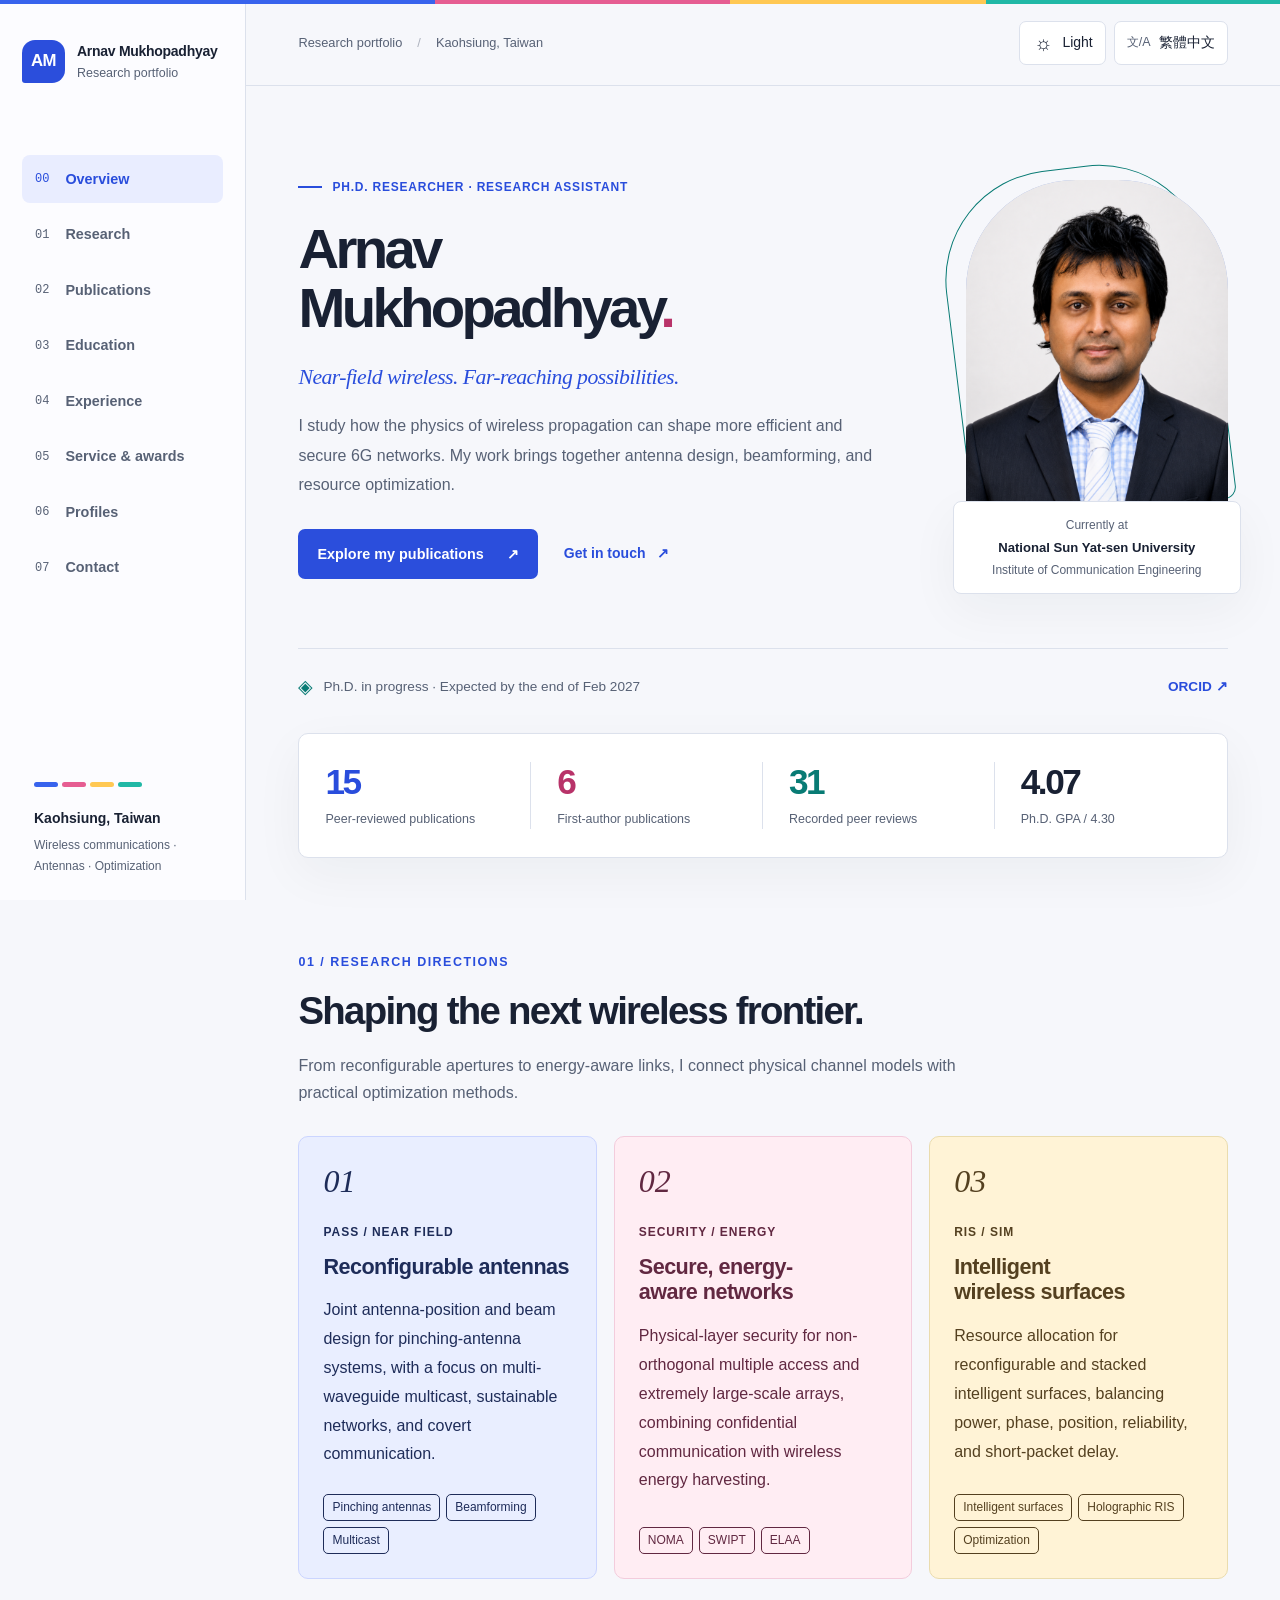
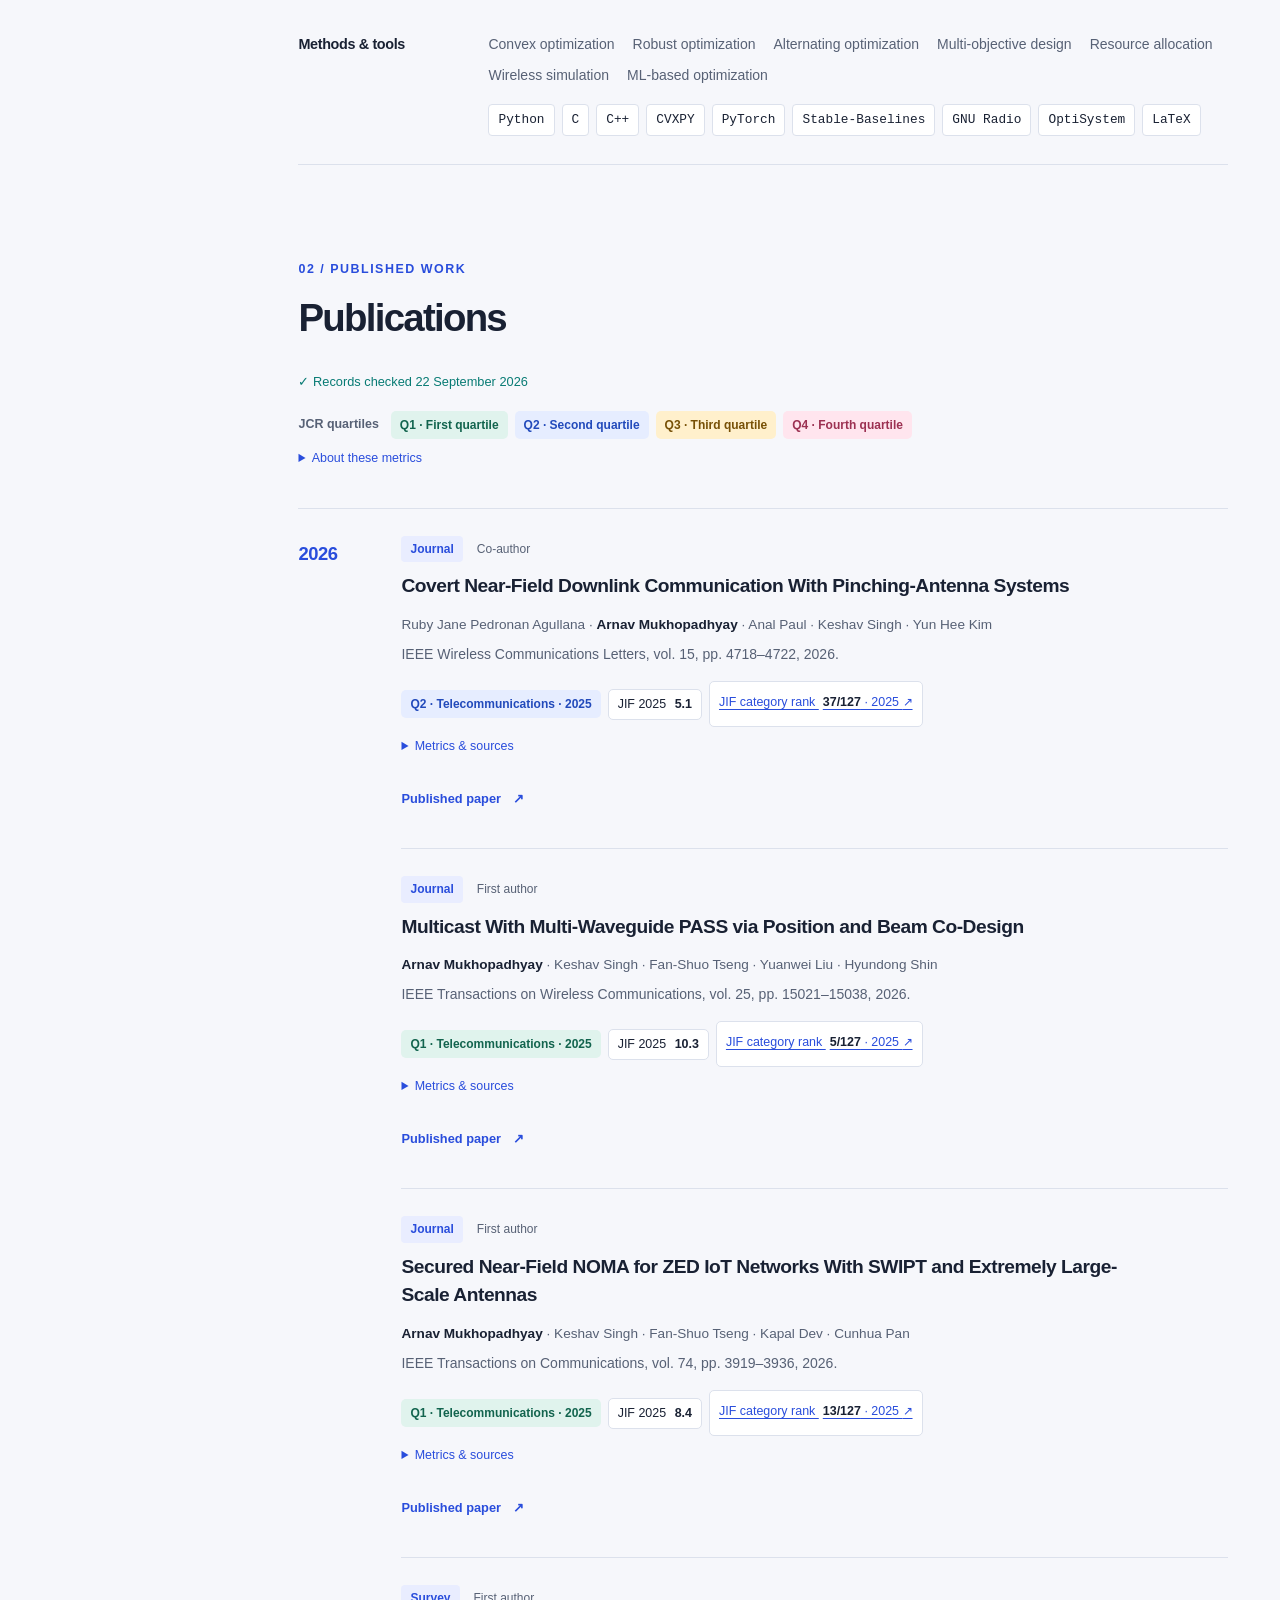
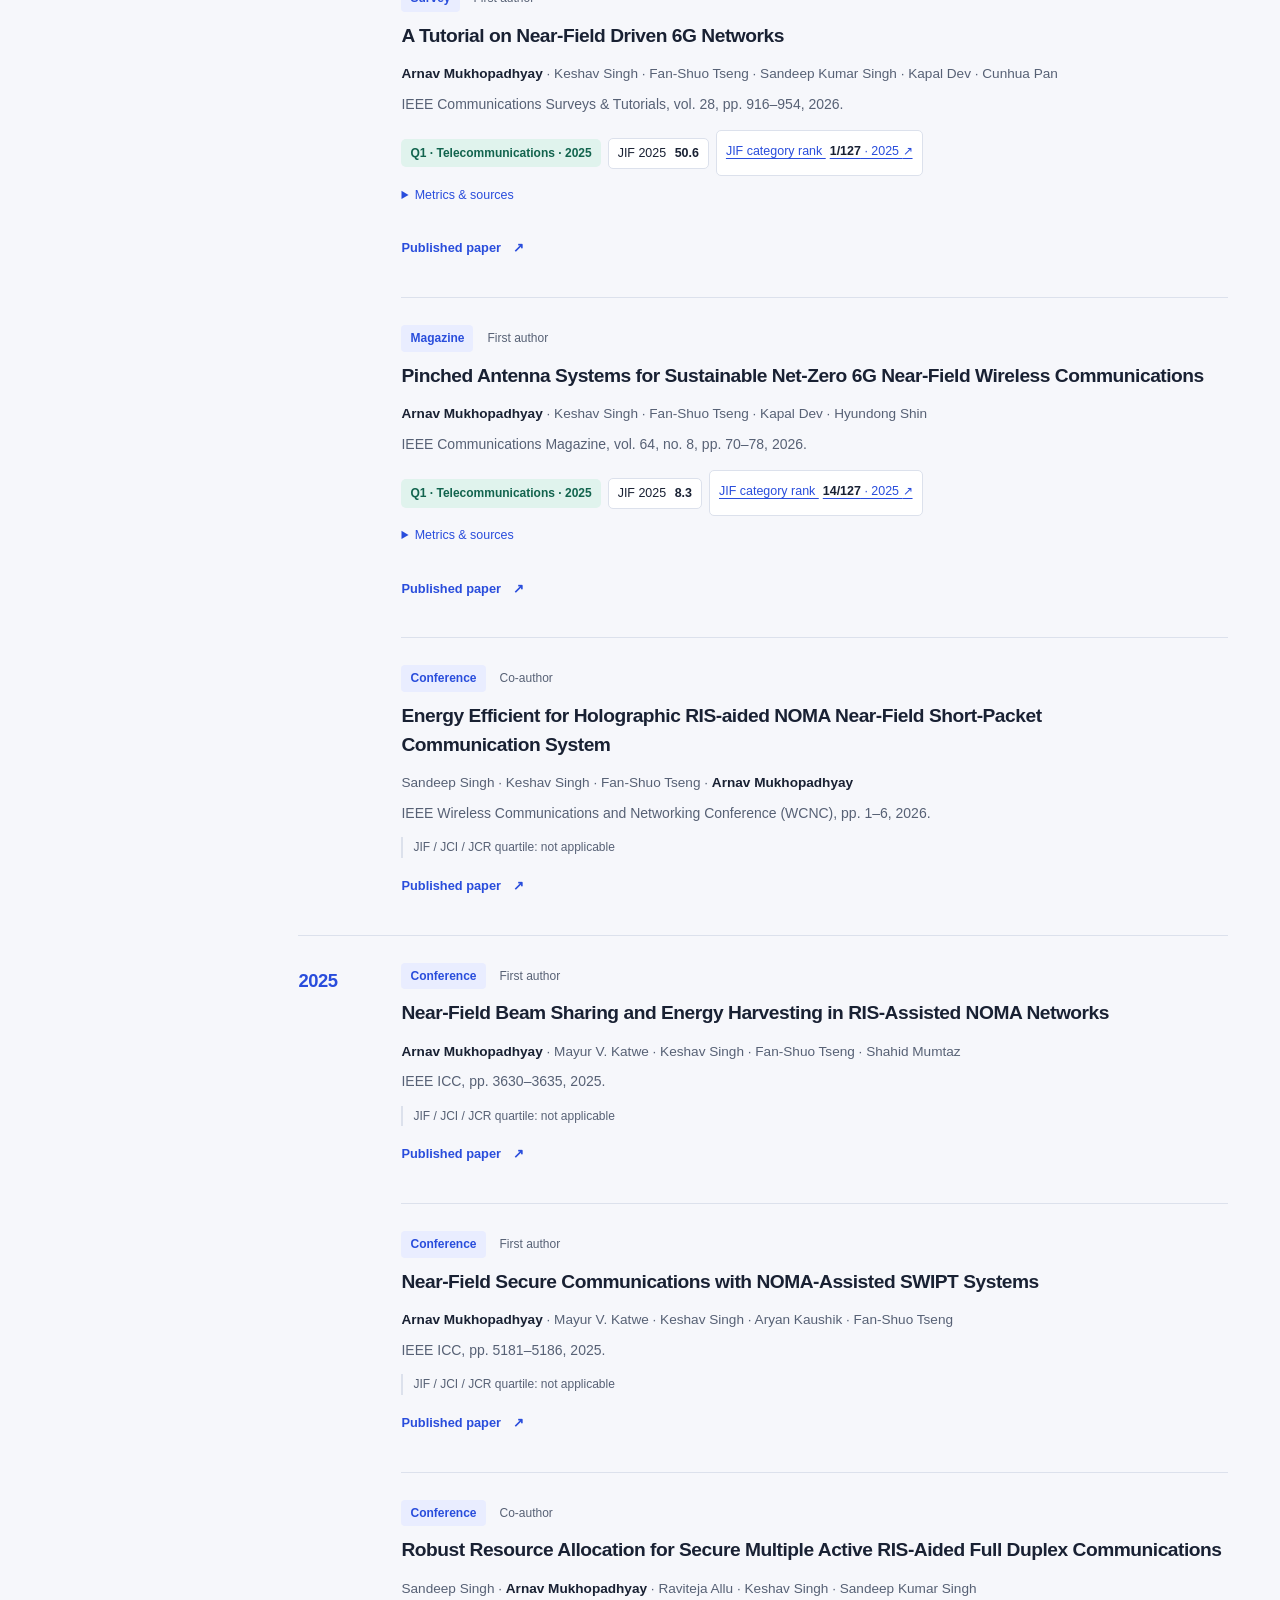
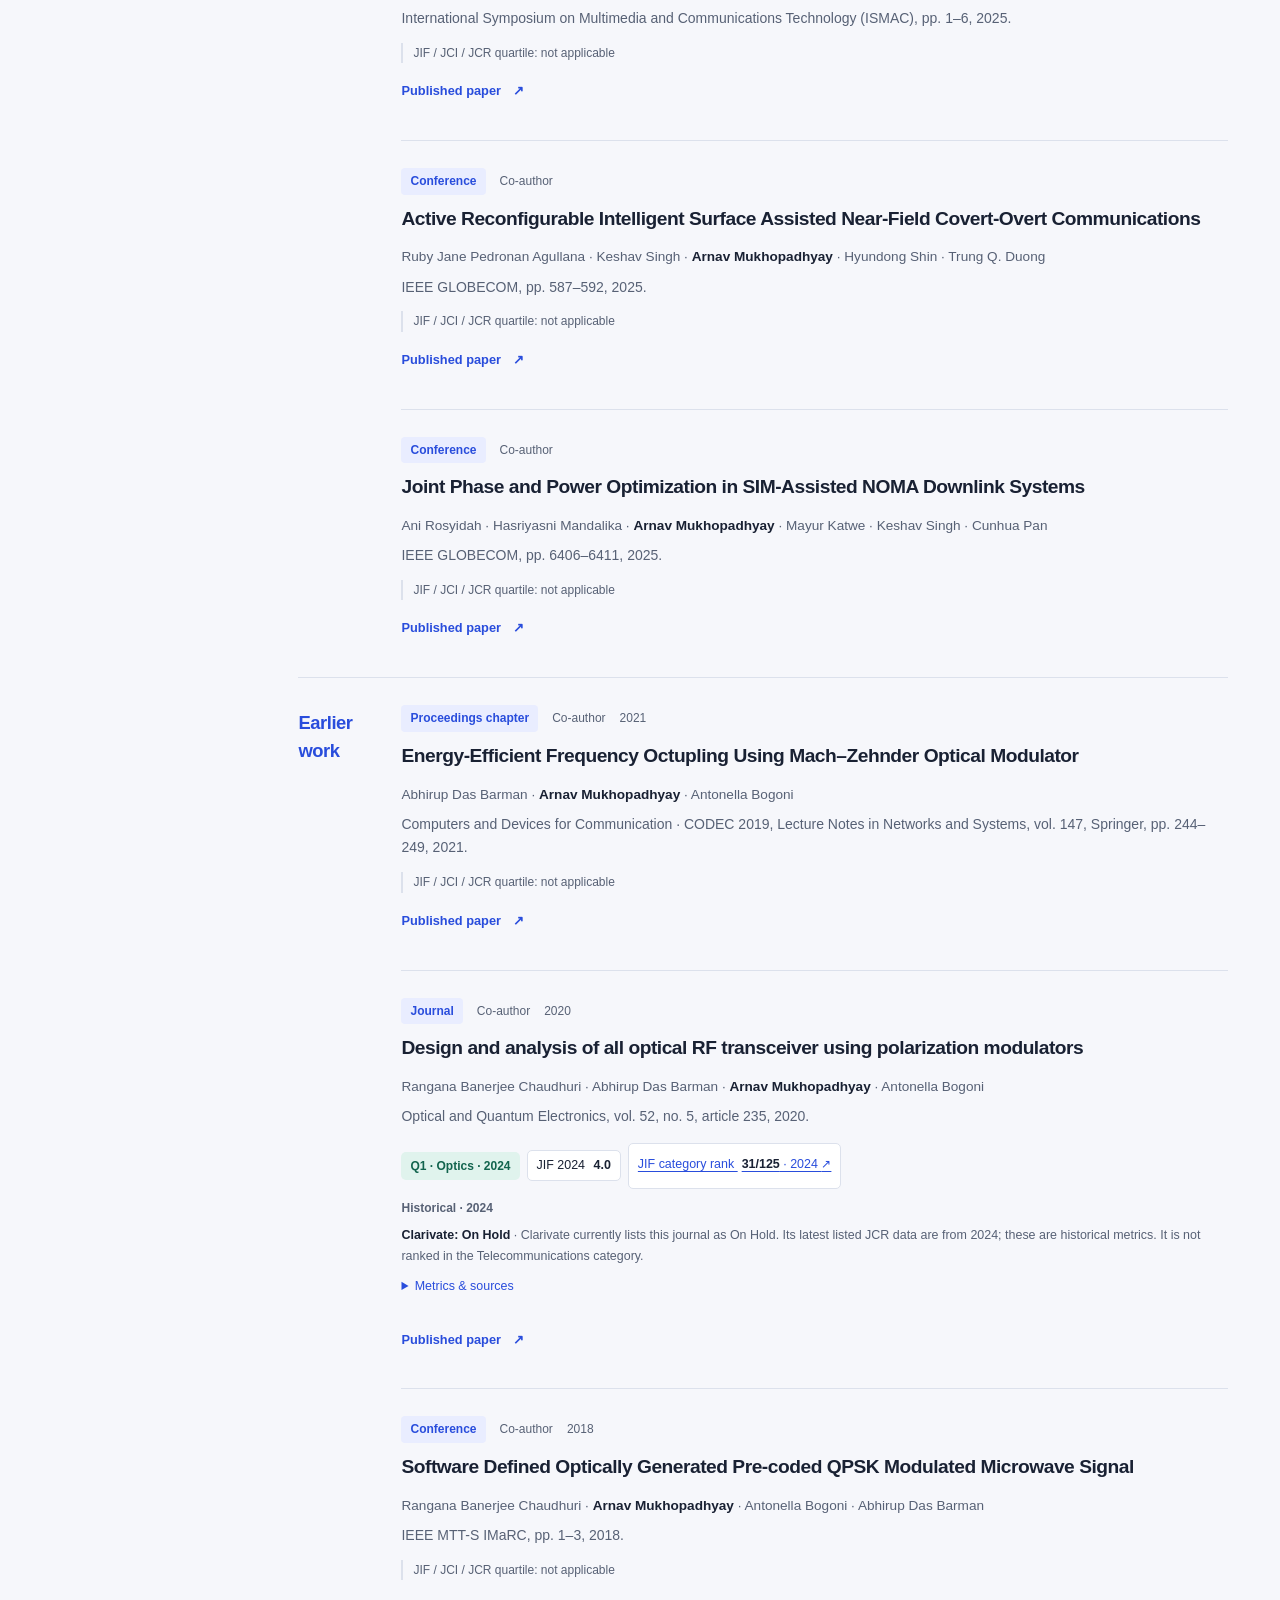
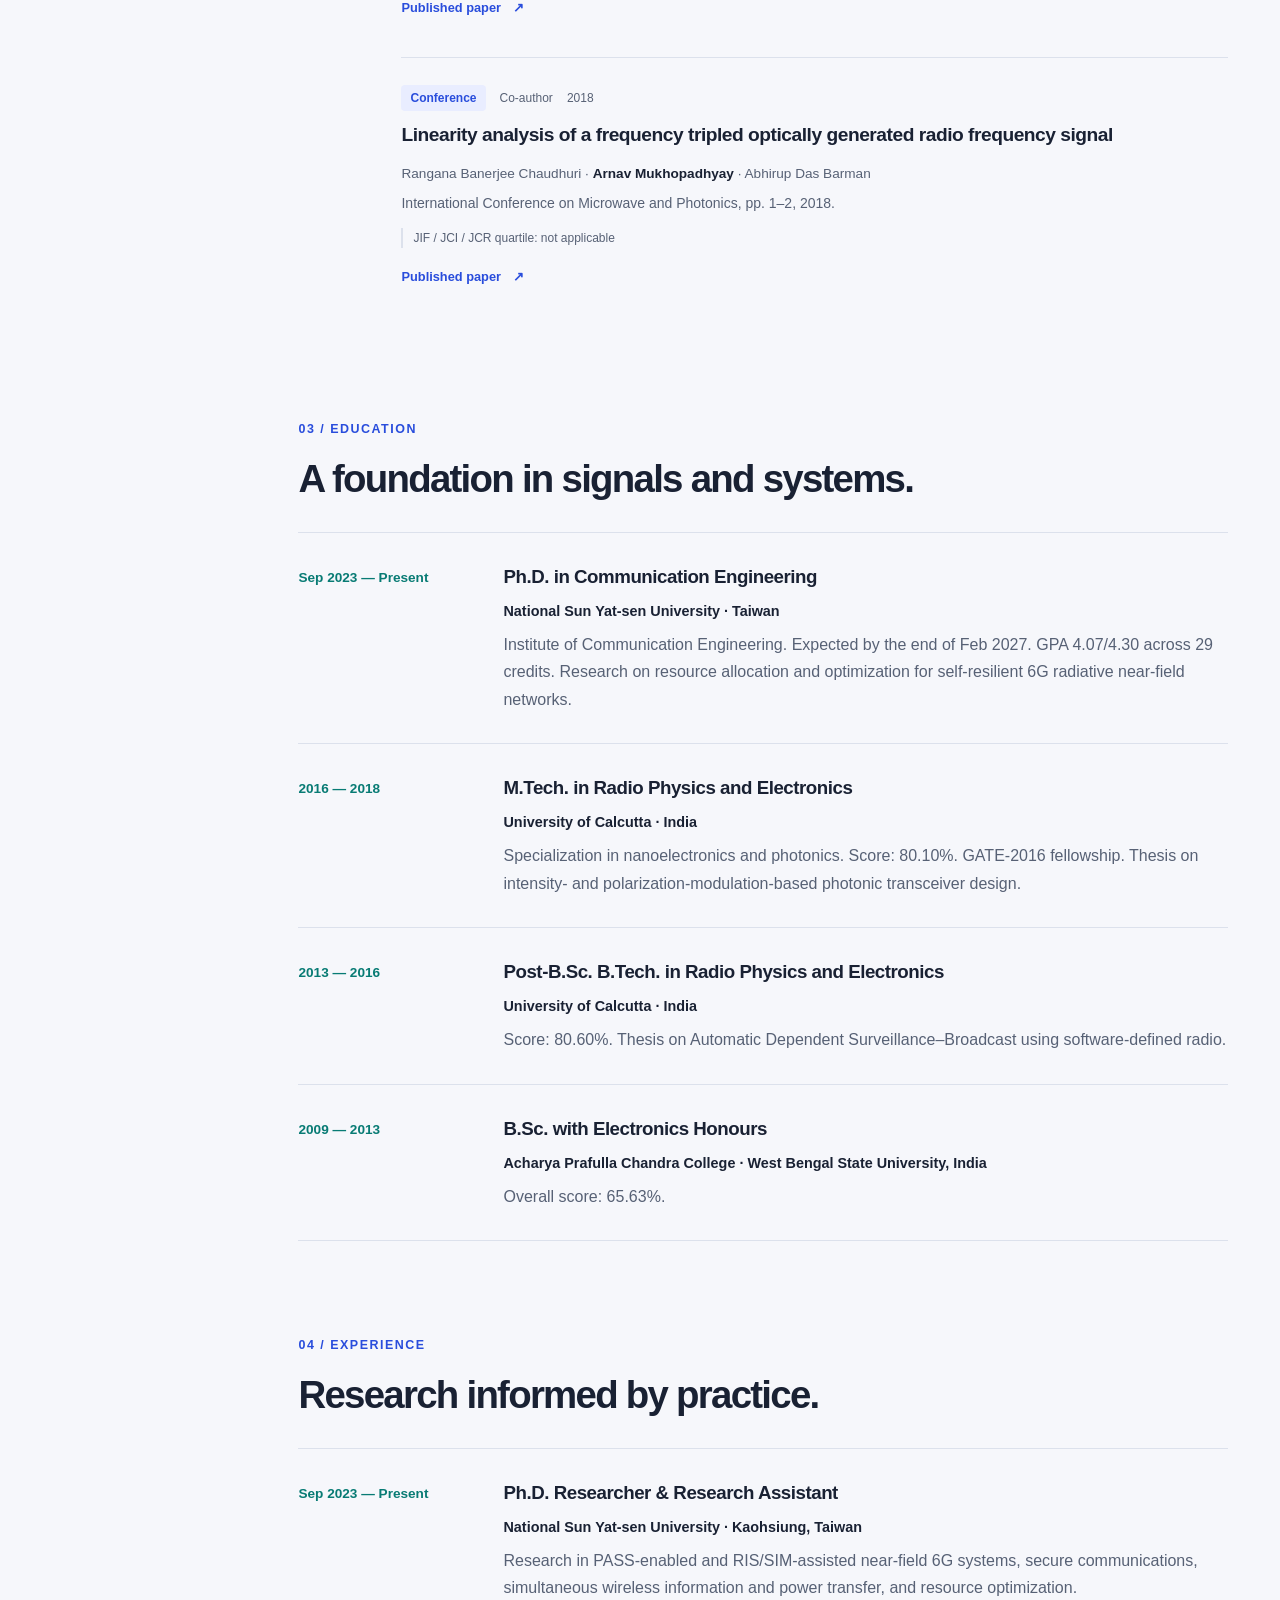
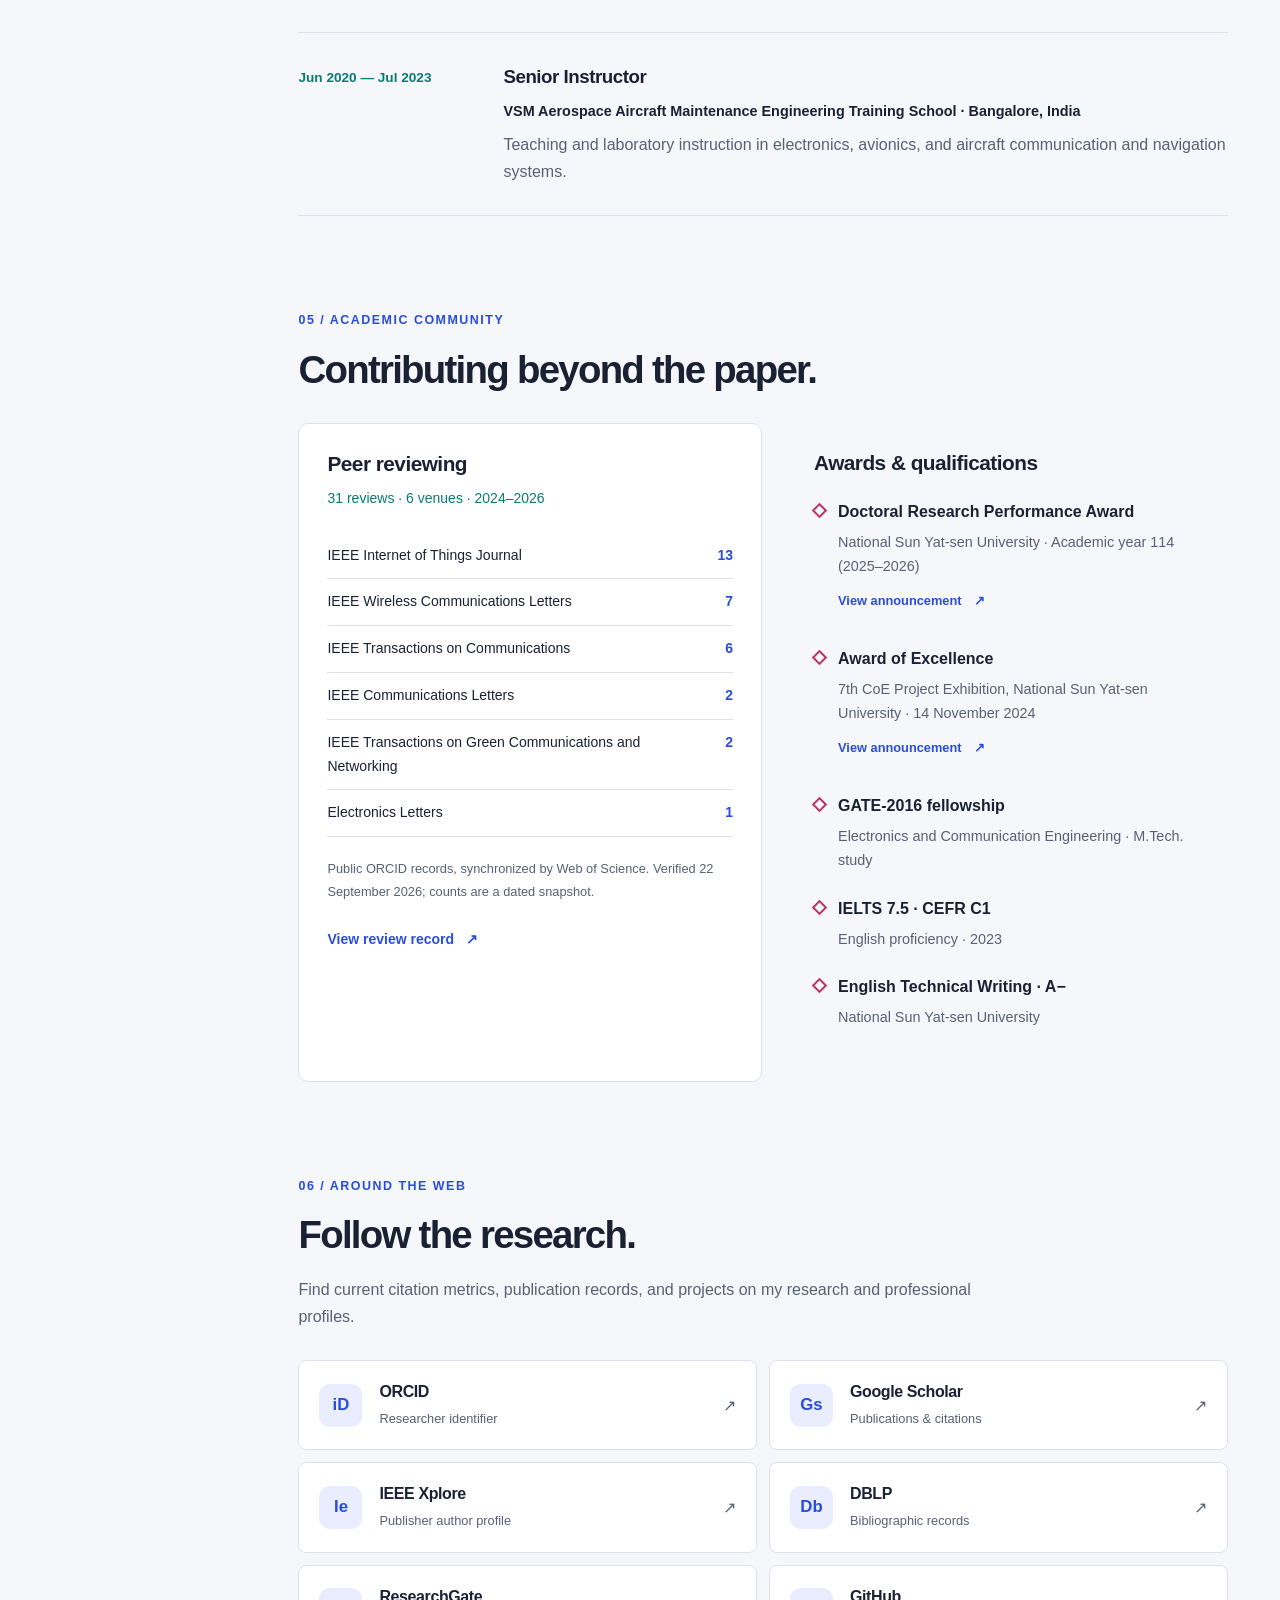
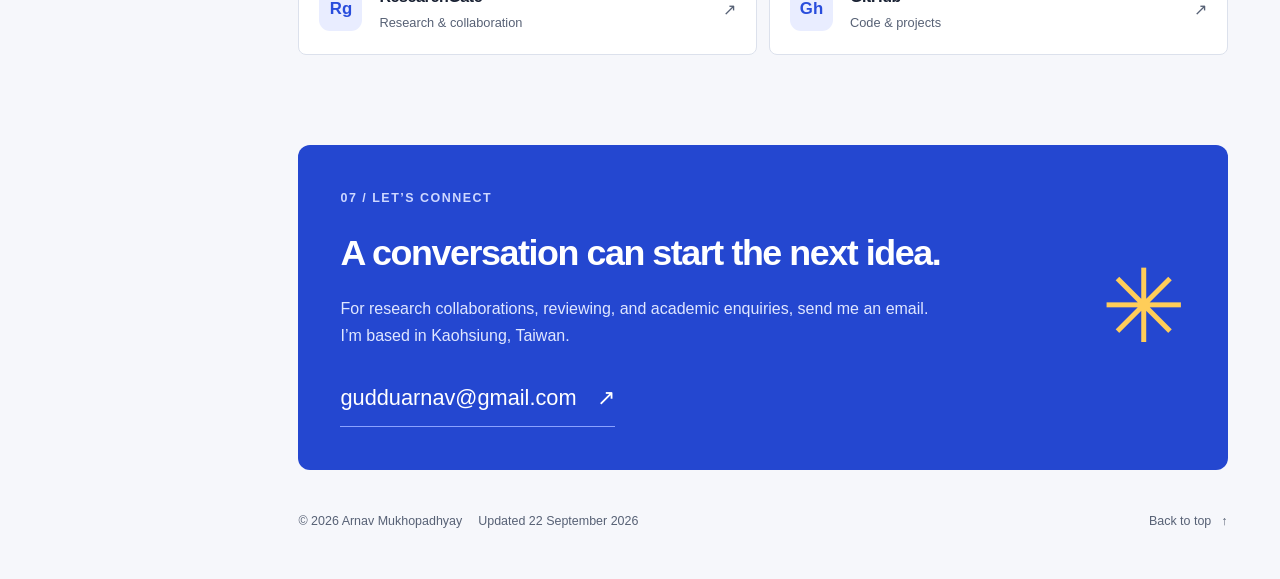
<file: index.html>
<!doctype html>
<!-- Generated by scripts/build.py. Edit the JSON files in data/. -->
<html lang="en">
<head>
  <meta charset="utf-8">
  <meta name="viewport" content="width=device-width, initial-scale=1">
  <title>Arnav Mukhopadhyay · Near-field wireless research</title>
  <meta name="description" content="Arnav Mukhopadhyay is a Ph.D. researcher at National Sun Yat-sen University, Taiwan. Explore peer-reviewed work on 6G near-field networks, pinching antennas, secure communications, and optimization.">
  <meta name="author" content="Arnav Mukhopadhyay">
  <meta name="theme-color" content="#f6f7fb">
  <meta name="color-scheme" content="light dark">
  <meta name="robots" content="index, follow">
  <link rel="canonical" href="https://gudduarnav.github.io/">
  <link rel="alternate" hreflang="en" href="https://gudduarnav.github.io/">
  <link rel="alternate" hreflang="zh-TW" href="https://gudduarnav.github.io/zh-tw/">
  <link rel="alternate" hreflang="x-default" href="https://gudduarnav.github.io/">
  <link rel="icon" href="./favicon.ico" sizes="any">
  <link rel="apple-touch-icon" href="./apple-touch-icon.png">
  <meta property="og:type" content="profile">
  <meta property="og:title" content="Arnav Mukhopadhyay · Near-field wireless research">
  <meta property="og:description" content="Arnav Mukhopadhyay is a Ph.D. researcher at National Sun Yat-sen University, Taiwan. Explore peer-reviewed work on 6G near-field networks, pinching antennas, secure communications, and optimization.">
  <meta property="og:url" content="https://gudduarnav.github.io/">
  <meta property="og:locale" content="en_US">
  <meta property="og:locale:alternate" content="zh_TW">
  <meta property="og:image" content="https://gudduarnav.github.io/fav_icon.png">
  <meta property="og:image:alt" content="Portrait of Arnav Mukhopadhyay">
  <meta name="twitter:card" content="summary">
  <script type="application/ld+json">{"@context": "https://schema.org", "@type": "Person", "name": "Arnav Mukhopadhyay", "alternateName": "安納夫", "url": "https://gudduarnav.github.io/", "jobTitle": "Ph.D. researcher · Research assistant", "email": "mailto:gudduarnav@gmail.com", "affiliation": {"@type": "CollegeOrUniversity", "name": "National Sun Yat-sen University"}, "sameAs": ["https://orcid.org/0000-0002-8167-7501", "https://scholar.google.com/citations?user=HdMekI8AAAAJ", "https://ieeexplore.ieee.org/author/37087052296", "https://dblp.org/pid/417/8805", "https://www.researchgate.net/profile/Arnav-Mukhopadhyay", "https://github.com/gudduarnav"], "knowsAbout": ["Reconfigurable antennas", "Secure, energy-aware networks", "Intelligent wireless surfaces"]}</script>
  <script src="./assets/theme.js"></script>
  <link rel="stylesheet" href="./assets/style.css">
  <script src="./assets/site.js" defer></script>
</head>
<body>
<a class="skip-link" href="#main">Skip to content</a>
<aside class="sidebar">
  <a class="brand" href="#home" aria-label="Arnav Mukhopadhyay"><span class="monogram" aria-hidden="true">AM</span><span>Arnav Mukhopadhyay<small>Research portfolio</small></span></a>
  <nav id="section-navigation" aria-label="Section navigation"><a href="#home" class="active" aria-current="location"><span class="nav-index" aria-hidden="true">00</span>Overview</a><a href="#research"><span class="nav-index" aria-hidden="true">01</span>Research</a><a href="#publications"><span class="nav-index" aria-hidden="true">02</span>Publications</a><a href="#education"><span class="nav-index" aria-hidden="true">03</span>Education</a><a href="#experience"><span class="nav-index" aria-hidden="true">04</span>Experience</a><a href="#service"><span class="nav-index" aria-hidden="true">05</span>Service &amp; awards</a><a href="#profiles"><span class="nav-index" aria-hidden="true">06</span>Profiles</a><a href="#contact"><span class="nav-index" aria-hidden="true">07</span>Contact</a></nav>
  <div class="sidebar-footer"><span class="color-bars" aria-hidden="true"><i></i><i></i><i></i><i></i></span><p>Kaohsiung, Taiwan</p><small>Wireless communications · Antennas · Optimization</small></div>
</aside>
<div class="page-shell">
  <header class="topbar">
    <a class="mobile-brand" href="#home" aria-label="Arnav Mukhopadhyay"><span class="monogram" aria-hidden="true">AM</span><span>Arnav</span></a>
    <span class="topbar-title">Research portfolio<span class="topbar-separator" aria-hidden="true">/</span><span>Kaohsiung, Taiwan</span></span>
    <div class="preferences">
      <button type="button" class="theme-toggle" aria-label="Color theme" aria-pressed="false" data-label="Color theme" data-light="Light" data-dark="Dark"><span class="theme-icon" aria-hidden="true">☼</span><span class="theme-text">Light</span></button>
      <a class="language-switch" href="/zh-tw/" hreflang="zh-TW" lang="zh-TW" aria-label="切換至臺灣繁體中文"><span class="language-icon" aria-hidden="true">文/A</span>繁體中文</a>
      <button class="menu-toggle" type="button" aria-controls="section-navigation" aria-expanded="false" data-open="Menu" data-close="Close menu"><span class="menu-icon" aria-hidden="true"><i></i><i></i></span><span class="menu-text">Menu</span></button>
    </div>
  </header>
  <main id="main" tabindex="-1">
    <section class="hero" id="home" aria-labelledby="hero-title">
      <div class="hero-copy"><p class="eyebrow"><span class="tiny-line" aria-hidden="true"></span>Ph.D. researcher · Research assistant</p>
        <h1 id="hero-title">Arnav<br>Mukhopadhyay<span class="name-dot" aria-hidden="true">.</span></h1>
        <p class="hero-line">Near-field wireless. Far-reaching possibilities.</p><p class="hero-description">I study how the physics of wireless propagation can shape more efficient and secure 6G networks. My work brings together antenna design, beamforming, and resource optimization.</p>
        <div class="hero-actions"><a class="button primary" href="#publications">Explore my publications<span aria-hidden="true">↗</span></a><a class="text-link" href="mailto:gudduarnav@gmail.com">Get in touch <span aria-hidden="true">↗</span></a></div>
      </div>
      <div class="portrait-panel"><div class="portrait-frame"><img src="./fav_icon.png" alt="Portrait of Arnav Mukhopadhyay" width="720" height="960" fetchpriority="high"></div><div class="portrait-label"><span>Currently at</span><strong>National Sun Yat-sen University</strong><span>Institute of Communication Engineering</span></div></div>
      <div class="appointment"><span class="appointment-mark" aria-hidden="true">◈</span><p>Ph.D. in progress · Expected by the end of Feb 2027</p><a href="https://orcid.org/0000-0002-8167-7501" target="_blank" rel="noopener noreferrer">ORCID <span aria-hidden="true">↗</span></a></div>
    </section>
    <div class="stats-strip"><div class="stat"><strong>15</strong><span>Peer-reviewed publications</span></div><div class="stat"><strong>6</strong><span>First-author publications</span></div><div class="stat"><strong>31</strong><span>Recorded peer reviews</span></div><div class="stat"><strong>4.07</strong><span>Ph.D. GPA / 4.30</span></div></div>
    <section class="section" id="research" aria-labelledby="research-title">
      <div class="section-heading"><p class="eyebrow">01 / Research directions</p>
    <h2 id="research-title">Shaping the next wireless frontier.</h2>
    <p class="section-intro">From reconfigurable apertures to energy-aware links, I connect physical channel models with practical optimization methods.</p></div><div class="research-grid"><article class="research-card card-0"><span class="card-number" aria-hidden="true">01</span>
    <p class="card-tag">PASS / NEAR FIELD</p><h3>Reconfigurable antennas</h3><p>Joint antenna-position and beam design for pinching-antenna systems, with a focus on multi-waveguide multicast, sustainable networks, and covert communication.</p>
    <ul class="chips"><li>Pinching antennas</li><li>Beamforming</li><li>Multicast</li></ul></article><article class="research-card card-1"><span class="card-number" aria-hidden="true">02</span>
    <p class="card-tag">SECURITY / ENERGY</p><h3>Secure, energy-aware networks</h3><p>Physical-layer security for non-orthogonal multiple access and extremely large-scale arrays, combining confidential communication with wireless energy harvesting.</p>
    <ul class="chips"><li>NOMA</li><li>SWIPT</li><li>ELAA</li></ul></article><article class="research-card card-2"><span class="card-number" aria-hidden="true">03</span>
    <p class="card-tag">RIS / SIM</p><h3>Intelligent wireless surfaces</h3><p>Resource allocation for reconfigurable and stacked intelligent surfaces, balancing power, phase, position, reliability, and short-packet delay.</p>
    <ul class="chips"><li>Intelligent surfaces</li><li>Holographic RIS</li><li>Optimization</li></ul></article></div>
      <div class="methods"><h3>Methods &amp; tools</h3><div><ul class="method-list"><li>Convex optimization</li><li>Robust optimization</li><li>Alternating optimization</li><li>Multi-objective design</li><li>Resource allocation</li><li>Wireless simulation</li><li>ML-based optimization</li></ul><ul class="tool-list" lang="en"><li>Python</li><li>C</li><li>C++</li><li>CVXPY</li><li>PyTorch</li><li>Stable-Baselines</li><li>GNU Radio</li><li>OptiSystem</li><li>LaTeX</li></ul></div></div>
    </section>
    <section class="section" id="publications" aria-labelledby="pub-title">
      <div class="section-heading"><p class="eyebrow">02 / Published work</p>
    <h2 id="pub-title">Publications</h2>
    </div><p class="verified-note"><span aria-hidden="true">✓</span> Records checked 22 September 2026</p>
      <div class="metrics-guide"><div class="quartile-key"><span>JCR quartiles</span>
    <ul aria-label="JCR quartiles"><li class="quartile q1">Q1 · First quartile</li><li class="quartile q2">Q2 · Second quartile</li><li class="quartile q3">Q3 · Third quartile</li><li class="quartile q4">Q4 · Fourth quartile</li></ul></div>
    <details><summary>About these metrics</summary><p>JIF = Journal Impact Factor; JCI = Journal Citation Indicator. Quartiles and ranks use JIF within the named JCR category. Years refer to citation data: 2025 metrics were released in 2026. These are venue metrics, not ratings of individual papers.</p><p>Conference proceedings and proceedings chapters do not receive journal JIF/JCI values or JCR quartiles.</p></details></div>
      <div class="publication-group"><h3 class="year-label">2026</h3><div class="publication-list"><article class="publication" id="pub-lwc-2026-3714504">
            <div class="publication-meta"><span class="pub-type">Journal</span><span>Co-author</span></div>
            <h4><a href="https://doi.org/10.1109/LWC.2026.3714504" target="_blank" rel="noopener noreferrer">Covert Near-Field Downlink Communication With Pinching-Antenna Systems</a></h4>
            <p class="authors" lang="en">Ruby Jane Pedronan Agullana · <strong>Arnav Mukhopadhyay</strong> · Anal Paul · Keshav Singh · Yun Hee Kim</p><p class="venue">IEEE Wireless Communications Letters, vol. 15, pp. 4718–4722, 2026.</p>
            <div class="journal-metrics" aria-label="Journal metrics">
    <ul class="metric-badges"><li class="quartile q2" aria-label="JIF quartile: Q2 · Telecommunications · 2025">Q2 · Telecommunications · 2025</li>
    <li class="metric-jif">JIF 2025 <strong>5.1</strong></li>
    <li class="metric-rank"><a href="https://jcr.clarivate.com/jcr-jp/journal-profile?journal=IEEE%20WIREL%20COMMUN%20LE&amp;year=2025" target="_blank" rel="noopener noreferrer" aria-label="Clarivate JCR · journal ranking and metrics: IEEE WIRELESS COMMUNICATIONS LETTERS · Telecommunications · 37/127 · 2025">JIF category rank <strong>37/127</strong> · 2025 <span aria-hidden="true">↗</span></a></li></ul>

    <details class="metric-details"><summary>Metrics &amp; sources</summary>
    <p>JCI 2025: <strong>1.18</strong></p>
    <ul class="other-categories"><li><span class="quartile q2">Q2</span> Computer Science, Information Systems · 69/266 · 2025</li><li><span class="quartile q1">Q1</span> Electrical &amp; Electronic Engineering · 90/369 · 2025</li></ul>
    <p>Rank links open the journal’s Clarivate JCR profile for the displayed year.</p>
    <ul class="metric-sources"><li><a class="" href="https://jcr.clarivate.com/jcr-jp/journal-profile?journal=IEEE%20WIREL%20COMMUN%20LE&amp;year=2025" target="_blank" rel="noopener noreferrer">Clarivate JCR · journal ranking and metrics · 2025 <span aria-hidden="true">↗</span></a></li><li><a class="" href="https://open.ieee.org/wp-content/uploads/IEEE-Title-List-August-2026.pdf" target="_blank" rel="noopener noreferrer">IEEE title list · August 2026 (PDF) <span aria-hidden="true">↗</span></a></li><li><a class="" href="https://mjl.clarivate.com/search-results?issn=2162-2337&amp;hide_exact_match_fl=true" target="_blank" rel="noopener noreferrer">Clarivate Master Journal List · journal profile <span aria-hidden="true">↗</span></a></li></ul><p>Sources checked 22 September 2026. Clarivate profile access may require sign-in.</p></details></div>
            <a class="paper-link" href="https://doi.org/10.1109/LWC.2026.3714504" target="_blank" rel="noopener noreferrer" aria-label="Open published record for Covert Near-Field Downlink Communication With Pinching-Antenna Systems">Published paper <span aria-hidden="true">↗</span></a></article><article class="publication" id="pub-twc-2026-3680520">
            <div class="publication-meta"><span class="pub-type">Journal</span><span>First author</span></div>
            <h4><a href="https://doi.org/10.1109/TWC.2026.3680520" target="_blank" rel="noopener noreferrer">Multicast With Multi-Waveguide PASS via Position and Beam Co-Design</a></h4>
            <p class="authors" lang="en"><strong>Arnav Mukhopadhyay</strong> · Keshav Singh · Fan-Shuo Tseng · Yuanwei Liu · Hyundong Shin</p><p class="venue">IEEE Transactions on Wireless Communications, vol. 25, pp. 15021–15038, 2026.</p>
            <div class="journal-metrics" aria-label="Journal metrics">
    <ul class="metric-badges"><li class="quartile q1" aria-label="JIF quartile: Q1 · Telecommunications · 2025">Q1 · Telecommunications · 2025</li>
    <li class="metric-jif">JIF 2025 <strong>10.3</strong></li>
    <li class="metric-rank"><a href="https://jcr.clarivate.com/jcr-jp/journal-profile?journal=IEEE%20T%20WIREL%20COMMUN&amp;year=2025" target="_blank" rel="noopener noreferrer" aria-label="Clarivate JCR · journal ranking and metrics: IEEE TRANSACTIONS ON WIRELESS COMMUNICATIONS · Telecommunications · 5/127 · 2025">JIF category rank <strong>5/127</strong> · 2025 <span aria-hidden="true">↗</span></a></li></ul>

    <details class="metric-details"><summary>Metrics &amp; sources</summary>
    <p>JCI 2025: <strong>2.17</strong></p>
    <ul class="other-categories"><li><span class="quartile q1">Q1</span> Electrical &amp; Electronic Engineering · 16/369 · 2025</li></ul>
    <p>Rank links open the journal’s Clarivate JCR profile for the displayed year.</p>
    <ul class="metric-sources"><li><a class="" href="https://jcr.clarivate.com/jcr-jp/journal-profile?journal=IEEE%20T%20WIREL%20COMMUN&amp;year=2025" target="_blank" rel="noopener noreferrer">Clarivate JCR · journal ranking and metrics · 2025 <span aria-hidden="true">↗</span></a></li><li><a class="" href="https://open.ieee.org/wp-content/uploads/IEEE-Title-List-August-2026.pdf" target="_blank" rel="noopener noreferrer">IEEE title list · August 2026 (PDF) <span aria-hidden="true">↗</span></a></li><li><a class="" href="https://mjl.clarivate.com/search-results?issn=1536-1276&amp;hide_exact_match_fl=true" target="_blank" rel="noopener noreferrer">Clarivate Master Journal List · journal profile <span aria-hidden="true">↗</span></a></li><li><a class="" href="https://innovate.ieee.org/ieee-journals-continue-to-excel-in-citation-rankings/" target="_blank" rel="noopener noreferrer">IEEE · 2025 JIF category rankings <span aria-hidden="true">↗</span></a></li></ul><p>Sources checked 22 September 2026. Clarivate profile access may require sign-in.</p></details></div>
            <a class="paper-link" href="https://doi.org/10.1109/TWC.2026.3680520" target="_blank" rel="noopener noreferrer" aria-label="Open published record for Multicast With Multi-Waveguide PASS via Position and Beam Co-Design">Published paper <span aria-hidden="true">↗</span></a></article><article class="publication" id="pub-tcomm-2026-3658396">
            <div class="publication-meta"><span class="pub-type">Journal</span><span>First author</span></div>
            <h4><a href="https://doi.org/10.1109/TCOMM.2026.3658396" target="_blank" rel="noopener noreferrer">Secured Near-Field NOMA for ZED IoT Networks With SWIPT and Extremely Large-Scale Antennas</a></h4>
            <p class="authors" lang="en"><strong>Arnav Mukhopadhyay</strong> · Keshav Singh · Fan-Shuo Tseng · Kapal Dev · Cunhua Pan</p><p class="venue">IEEE Transactions on Communications, vol. 74, pp. 3919–3936, 2026.</p>
            <div class="journal-metrics" aria-label="Journal metrics">
    <ul class="metric-badges"><li class="quartile q1" aria-label="JIF quartile: Q1 · Telecommunications · 2025">Q1 · Telecommunications · 2025</li>
    <li class="metric-jif">JIF 2025 <strong>8.4</strong></li>
    <li class="metric-rank"><a href="https://jcr.clarivate.com/jcr-jp/journal-profile?journal=IEEE%20T%20COMMUN&amp;year=2025" target="_blank" rel="noopener noreferrer" aria-label="Clarivate JCR · journal ranking and metrics: IEEE TRANSACTIONS ON COMMUNICATIONS · Telecommunications · 13/127 · 2025">JIF category rank <strong>13/127</strong> · 2025 <span aria-hidden="true">↗</span></a></li></ul>

    <details class="metric-details"><summary>Metrics &amp; sources</summary>
    <p>JCI 2025: <strong>1.74</strong></p>
    <ul class="other-categories"><li><span class="quartile q1">Q1</span> Electrical &amp; Electronic Engineering · 36/369 · 2025</li></ul>
    <p>Rank links open the journal’s Clarivate JCR profile for the displayed year.</p>
    <ul class="metric-sources"><li><a class="" href="https://jcr.clarivate.com/jcr-jp/journal-profile?journal=IEEE%20T%20COMMUN&amp;year=2025" target="_blank" rel="noopener noreferrer">Clarivate JCR · journal ranking and metrics · 2025 <span aria-hidden="true">↗</span></a></li><li><a class="" href="https://open.ieee.org/wp-content/uploads/IEEE-Title-List-August-2026.pdf" target="_blank" rel="noopener noreferrer">IEEE title list · August 2026 (PDF) <span aria-hidden="true">↗</span></a></li><li><a class="" href="https://mjl.clarivate.com/search-results?issn=0090-6778&amp;hide_exact_match_fl=true" target="_blank" rel="noopener noreferrer">Clarivate Master Journal List · journal profile <span aria-hidden="true">↗</span></a></li><li><a class="" href="https://innovate.ieee.org/ieee-journals-continue-to-excel-in-citation-rankings/" target="_blank" rel="noopener noreferrer">IEEE · 2025 JIF category rankings <span aria-hidden="true">↗</span></a></li></ul><p>Sources checked 22 September 2026. Clarivate profile access may require sign-in.</p></details></div>
            <a class="paper-link" href="https://doi.org/10.1109/TCOMM.2026.3658396" target="_blank" rel="noopener noreferrer" aria-label="Open published record for Secured Near-Field NOMA for ZED IoT Networks With SWIPT and Extremely Large-Scale Antennas">Published paper <span aria-hidden="true">↗</span></a></article><article class="publication" id="pub-comst-2025-3550118">
            <div class="publication-meta"><span class="pub-type">Survey</span><span>First author</span></div>
            <h4><a href="https://doi.org/10.1109/COMST.2025.3550118" target="_blank" rel="noopener noreferrer">A Tutorial on Near-Field Driven 6G Networks</a></h4>
            <p class="authors" lang="en"><strong>Arnav Mukhopadhyay</strong> · Keshav Singh · Fan-Shuo Tseng · Sandeep Kumar Singh · Kapal Dev · Cunhua Pan</p><p class="venue">IEEE Communications Surveys &amp; Tutorials, vol. 28, pp. 916–954, 2026.</p>
            <div class="journal-metrics" aria-label="Journal metrics">
    <ul class="metric-badges"><li class="quartile q1" aria-label="JIF quartile: Q1 · Telecommunications · 2025">Q1 · Telecommunications · 2025</li>
    <li class="metric-jif">JIF 2025 <strong>50.6</strong></li>
    <li class="metric-rank"><a href="https://jcr.clarivate.com/jcr-jp/journal-profile?journal=IEEE%20COMMUN%20SURV%20TUT&amp;year=2025" target="_blank" rel="noopener noreferrer" aria-label="Clarivate JCR · journal ranking and metrics: IEEE COMMUNICATIONS SURVEYS AND TUTORIALS · Telecommunications · 1/127 · 2025">JIF category rank <strong>1/127</strong> · 2025 <span aria-hidden="true">↗</span></a></li></ul>

    <details class="metric-details"><summary>Metrics &amp; sources</summary>
    <p>JCI 2025: <strong>10.71</strong></p>
    <ul class="other-categories"><li><span class="quartile q1">Q1</span> Computer Science, Information Systems · 1/266 · 2025</li></ul>
    <p>Rank links open the journal’s Clarivate JCR profile for the displayed year.</p>
    <ul class="metric-sources"><li><a class="" href="https://jcr.clarivate.com/jcr-jp/journal-profile?journal=IEEE%20COMMUN%20SURV%20TUT&amp;year=2025" target="_blank" rel="noopener noreferrer">Clarivate JCR · journal ranking and metrics · 2025 <span aria-hidden="true">↗</span></a></li><li><a class="" href="https://open.ieee.org/wp-content/uploads/IEEE-Title-List-August-2026.pdf" target="_blank" rel="noopener noreferrer">IEEE title list · August 2026 (PDF) <span aria-hidden="true">↗</span></a></li><li><a class="" href="https://mjl.clarivate.com/search-results?issn=1553-877X&amp;hide_exact_match_fl=true" target="_blank" rel="noopener noreferrer">Clarivate Master Journal List · journal profile <span aria-hidden="true">↗</span></a></li><li><a class="" href="https://innovate.ieee.org/ieee-journals-continue-to-excel-in-citation-rankings/" target="_blank" rel="noopener noreferrer">IEEE · 2025 JIF category rankings <span aria-hidden="true">↗</span></a></li></ul><p>Sources checked 22 September 2026. Clarivate profile access may require sign-in.</p></details></div>
            <a class="paper-link" href="https://doi.org/10.1109/COMST.2025.3550118" target="_blank" rel="noopener noreferrer" aria-label="Open published record for A Tutorial on Near-Field Driven 6G Networks">Published paper <span aria-hidden="true">↗</span></a></article><article class="publication" id="pub-mcom-001-2500627">
            <div class="publication-meta"><span class="pub-type">Magazine</span><span>First author</span></div>
            <h4><a href="https://doi.org/10.1109/MCOM.001.2500627" target="_blank" rel="noopener noreferrer">Pinched Antenna Systems for Sustainable Net-Zero 6G Near-Field Wireless Communications</a></h4>
            <p class="authors" lang="en"><strong>Arnav Mukhopadhyay</strong> · Keshav Singh · Fan-Shuo Tseng · Kapal Dev · Hyundong Shin</p><p class="venue">IEEE Communications Magazine, vol. 64, no. 8, pp. 70–78, 2026.</p>
            <div class="journal-metrics" aria-label="Journal metrics">
    <ul class="metric-badges"><li class="quartile q1" aria-label="JIF quartile: Q1 · Telecommunications · 2025">Q1 · Telecommunications · 2025</li>
    <li class="metric-jif">JIF 2025 <strong>8.3</strong></li>
    <li class="metric-rank"><a href="https://jcr.clarivate.com/jcr-jp/journal-profile?journal=IEEE%20COMMUN%20MAG&amp;year=2025" target="_blank" rel="noopener noreferrer" aria-label="Clarivate JCR · journal ranking and metrics: IEEE COMMUNICATIONS MAGAZINE · Telecommunications · 14/127 · 2025">JIF category rank <strong>14/127</strong> · 2025 <span aria-hidden="true">↗</span></a></li></ul>

    <details class="metric-details"><summary>Metrics &amp; sources</summary>
    <p>JCI 2025: <strong>1.78</strong></p>
    <ul class="other-categories"><li><span class="quartile q1">Q1</span> Electrical &amp; Electronic Engineering · 38/369 · 2025</li></ul>
    <p>Rank links open the journal’s Clarivate JCR profile for the displayed year.</p>
    <ul class="metric-sources"><li><a class="" href="https://jcr.clarivate.com/jcr-jp/journal-profile?journal=IEEE%20COMMUN%20MAG&amp;year=2025" target="_blank" rel="noopener noreferrer">Clarivate JCR · journal ranking and metrics · 2025 <span aria-hidden="true">↗</span></a></li><li><a class="" href="https://open.ieee.org/wp-content/uploads/IEEE-Title-List-August-2026.pdf" target="_blank" rel="noopener noreferrer">IEEE title list · August 2026 (PDF) <span aria-hidden="true">↗</span></a></li><li><a class="" href="https://mjl.clarivate.com/search-results?issn=0163-6804&amp;hide_exact_match_fl=true" target="_blank" rel="noopener noreferrer">Clarivate Master Journal List · journal profile <span aria-hidden="true">↗</span></a></li><li><a class="" href="https://innovate.ieee.org/ieee-journals-continue-to-excel-in-citation-rankings/" target="_blank" rel="noopener noreferrer">IEEE · 2025 JIF category rankings <span aria-hidden="true">↗</span></a></li></ul><p>Sources checked 22 September 2026. Clarivate profile access may require sign-in.</p></details></div>
            <a class="paper-link" href="https://doi.org/10.1109/MCOM.001.2500627" target="_blank" rel="noopener noreferrer" aria-label="Open published record for Pinched Antenna Systems for Sustainable Net-Zero 6G Near-Field Wireless Communications">Published paper <span aria-hidden="true">↗</span></a></article><article class="publication" id="pub-wcnc65185-2026-11555244">
            <div class="publication-meta"><span class="pub-type">Conference</span><span>Co-author</span></div>
            <h4><a href="https://doi.org/10.1109/WCNC65185.2026.11555244" target="_blank" rel="noopener noreferrer">Energy Efficient for Holographic RIS-aided NOMA Near-Field Short-Packet Communication System</a></h4>
            <p class="authors" lang="en">Sandeep Singh · Keshav Singh · Fan-Shuo Tseng · <strong>Arnav Mukhopadhyay</strong></p><p class="venue">IEEE Wireless Communications and Networking Conference (WCNC), pp. 1–6, 2026.</p>
            <p class="metrics-na">JIF / JCI / JCR quartile: not applicable</p>
            <a class="paper-link" href="https://doi.org/10.1109/WCNC65185.2026.11555244" target="_blank" rel="noopener noreferrer" aria-label="Open published record for Energy Efficient for Holographic RIS-aided NOMA Near-Field Short-Packet Communication System">Published paper <span aria-hidden="true">↗</span></a></article></div></div><div class="publication-group"><h3 class="year-label">2025</h3><div class="publication-list"><article class="publication" id="pub-icc52391-2025-11162026">
            <div class="publication-meta"><span class="pub-type">Conference</span><span>First author</span></div>
            <h4><a href="https://doi.org/10.1109/ICC52391.2025.11162026" target="_blank" rel="noopener noreferrer">Near-Field Beam Sharing and Energy Harvesting in RIS-Assisted NOMA Networks</a></h4>
            <p class="authors" lang="en"><strong>Arnav Mukhopadhyay</strong> · Mayur V. Katwe · Keshav Singh · Fan-Shuo Tseng · Shahid Mumtaz</p><p class="venue">IEEE ICC, pp. 3630–3635, 2025.</p>
            <p class="metrics-na">JIF / JCI / JCR quartile: not applicable</p>
            <a class="paper-link" href="https://doi.org/10.1109/ICC52391.2025.11162026" target="_blank" rel="noopener noreferrer" aria-label="Open published record for Near-Field Beam Sharing and Energy Harvesting in RIS-Assisted NOMA Networks">Published paper <span aria-hidden="true">↗</span></a></article><article class="publication" id="pub-icc52391-2025-11161404">
            <div class="publication-meta"><span class="pub-type">Conference</span><span>First author</span></div>
            <h4><a href="https://doi.org/10.1109/ICC52391.2025.11161404" target="_blank" rel="noopener noreferrer">Near-Field Secure Communications with NOMA-Assisted SWIPT Systems</a></h4>
            <p class="authors" lang="en"><strong>Arnav Mukhopadhyay</strong> · Mayur V. Katwe · Keshav Singh · Aryan Kaushik · Fan-Shuo Tseng</p><p class="venue">IEEE ICC, pp. 5181–5186, 2025.</p>
            <p class="metrics-na">JIF / JCI / JCR quartile: not applicable</p>
            <a class="paper-link" href="https://doi.org/10.1109/ICC52391.2025.11161404" target="_blank" rel="noopener noreferrer" aria-label="Open published record for Near-Field Secure Communications with NOMA-Assisted SWIPT Systems">Published paper <span aria-hidden="true">↗</span></a></article><article class="publication" id="pub-ismac65024-2025-11175934">
            <div class="publication-meta"><span class="pub-type">Conference</span><span>Co-author</span></div>
            <h4><a href="https://doi.org/10.1109/ISMAC65024.2025.11175934" target="_blank" rel="noopener noreferrer">Robust Resource Allocation for Secure Multiple Active RIS-Aided Full Duplex Communications</a></h4>
            <p class="authors" lang="en">Sandeep Singh · <strong>Arnav Mukhopadhyay</strong> · Raviteja Allu · Keshav Singh · Sandeep Kumar Singh</p><p class="venue">International Symposium on Multimedia and Communications Technology (ISMAC), pp. 1–6, 2025.</p>
            <p class="metrics-na">JIF / JCI / JCR quartile: not applicable</p>
            <a class="paper-link" href="https://doi.org/10.1109/ISMAC65024.2025.11175934" target="_blank" rel="noopener noreferrer" aria-label="Open published record for Robust Resource Allocation for Secure Multiple Active RIS-Aided Full Duplex Communications">Published paper <span aria-hidden="true">↗</span></a></article><article class="publication" id="pub-globecom59602-2025-11431934">
            <div class="publication-meta"><span class="pub-type">Conference</span><span>Co-author</span></div>
            <h4><a href="https://doi.org/10.1109/GLOBECOM59602.2025.11431934" target="_blank" rel="noopener noreferrer">Active Reconfigurable Intelligent Surface Assisted Near-Field Covert-Overt Communications</a></h4>
            <p class="authors" lang="en">Ruby Jane Pedronan Agullana · Keshav Singh · <strong>Arnav Mukhopadhyay</strong> · Hyundong Shin · Trung Q. Duong</p><p class="venue">IEEE GLOBECOM, pp. 587–592, 2025.</p>
            <p class="metrics-na">JIF / JCI / JCR quartile: not applicable</p>
            <a class="paper-link" href="https://doi.org/10.1109/GLOBECOM59602.2025.11431934" target="_blank" rel="noopener noreferrer" aria-label="Open published record for Active Reconfigurable Intelligent Surface Assisted Near-Field Covert-Overt Communications">Published paper <span aria-hidden="true">↗</span></a></article><article class="publication" id="pub-globecom59602-2025-11432135">
            <div class="publication-meta"><span class="pub-type">Conference</span><span>Co-author</span></div>
            <h4><a href="https://doi.org/10.1109/GLOBECOM59602.2025.11432135" target="_blank" rel="noopener noreferrer">Joint Phase and Power Optimization in SIM-Assisted NOMA Downlink Systems</a></h4>
            <p class="authors" lang="en">Ani Rosyidah · Hasriyasni Mandalika · <strong>Arnav Mukhopadhyay</strong> · Mayur Katwe · Keshav Singh · Cunhua Pan</p><p class="venue">IEEE GLOBECOM, pp. 6406–6411, 2025.</p>
            <p class="metrics-na">JIF / JCI / JCR quartile: not applicable</p>
            <a class="paper-link" href="https://doi.org/10.1109/GLOBECOM59602.2025.11432135" target="_blank" rel="noopener noreferrer" aria-label="Open published record for Joint Phase and Power Optimization in SIM-Assisted NOMA Downlink Systems">Published paper <span aria-hidden="true">↗</span></a></article></div></div><div class="publication-group"><h3 class="year-label">Earlier work</h3><div class="publication-list"><article class="publication" id="pub-978-981-15-8366-7_34">
            <div class="publication-meta"><span class="pub-type">Proceedings chapter</span><span>Co-author</span><span>2021</span></div>
            <h4><a href="https://doi.org/10.1007/978-981-15-8366-7_34" target="_blank" rel="noopener noreferrer">Energy-Efficient Frequency Octupling Using Mach–Zehnder Optical Modulator</a></h4>
            <p class="authors" lang="en">Abhirup Das Barman · <strong>Arnav Mukhopadhyay</strong> · Antonella Bogoni</p><p class="venue">Computers and Devices for Communication · CODEC 2019, Lecture Notes in Networks and Systems, vol. 147, Springer, pp. 244–249, 2021.</p>
            <p class="metrics-na">JIF / JCI / JCR quartile: not applicable</p>
            <a class="paper-link" href="https://doi.org/10.1007/978-981-15-8366-7_34" target="_blank" rel="noopener noreferrer" aria-label="Open published record for Energy-Efficient Frequency Octupling Using Mach–Zehnder Optical Modulator">Published paper <span aria-hidden="true">↗</span></a></article><article class="publication" id="pub-s11082-020-02320-w">
            <div class="publication-meta"><span class="pub-type">Journal</span><span>Co-author</span><span>2020</span></div>
            <h4><a href="https://doi.org/10.1007/s11082-020-02320-w" target="_blank" rel="noopener noreferrer">Design and analysis of all optical RF transceiver using polarization modulators</a></h4>
            <p class="authors" lang="en">Rangana Banerjee Chaudhuri · Abhirup Das Barman · <strong>Arnav Mukhopadhyay</strong> · Antonella Bogoni</p><p class="venue">Optical and Quantum Electronics, vol. 52, no. 5, article 235, 2020.</p>
            <div class="journal-metrics" aria-label="Journal metrics">
    <ul class="metric-badges"><li class="quartile q1" aria-label="JIF quartile: Q1 · Optics · 2024">Q1 · Optics · 2024</li>
    <li class="metric-jif">JIF 2024 <strong>4.0</strong></li>
    <li class="metric-rank"><a href="https://jcr.clarivate.com/jcr-jp/journal-profile?journal=OPT%20QUANT%20ELECTRON&amp;year=2024" target="_blank" rel="noopener noreferrer" aria-label="Clarivate JCR · journal ranking and metrics: OPTICAL AND QUANTUM ELECTRONICS · Optics · 31/125 · 2024">JIF category rank <strong>31/125</strong> · 2024 <span aria-hidden="true">↗</span></a></li></ul>
    <span class="metric-history">Historical · 2024</span><p class="metric-status"><strong>Clarivate: On Hold</strong> · Clarivate currently lists this journal as On Hold. Its latest listed JCR data are from 2024; these are historical metrics. It is not ranked in the Telecommunications category.</p>
    <details class="metric-details"><summary>Metrics &amp; sources</summary>
    <p>JCI 2024: <strong>1.04</strong></p>
    <ul class="other-categories"><li><span class="quartile q2">Q2</span> Electrical &amp; Electronic Engineering · 114/368 · 2024</li><li><span class="quartile q2">Q2</span> Quantum Science &amp; Technology · 13/28 · 2024</li></ul>
    <p>Rank links open the journal’s Clarivate JCR profile for the displayed year.</p>
    <ul class="metric-sources"><li><a class="" href="https://jcr.clarivate.com/jcr-jp/journal-profile?journal=OPT%20QUANT%20ELECTRON&amp;year=2024" target="_blank" rel="noopener noreferrer">Clarivate JCR · journal ranking and metrics · 2024 <span aria-hidden="true">↗</span></a></li><li><a class="" href="https://mjl.clarivate.com/search-results?issn=0306-8919&amp;hide_exact_match_fl=true" target="_blank" rel="noopener noreferrer">Clarivate Master Journal List · journal profile <span aria-hidden="true">↗</span></a></li><li><a class="" href="https://uefiscdi.gov.ro/resource-865584-JCR_2024.iunie2025.pdf" target="_blank" rel="noopener noreferrer">UEFISCDI · 2024 JCR category quartiles (PDF) <span aria-hidden="true">↗</span></a></li></ul><p>Sources checked 22 September 2026. Clarivate profile access may require sign-in.</p></details></div>
            <a class="paper-link" href="https://doi.org/10.1007/s11082-020-02320-w" target="_blank" rel="noopener noreferrer" aria-label="Open published record for Design and analysis of all optical RF transceiver using polarization modulators">Published paper <span aria-hidden="true">↗</span></a></article><article class="publication" id="pub-imarc-2018-8877238">
            <div class="publication-meta"><span class="pub-type">Conference</span><span>Co-author</span><span>2018</span></div>
            <h4><a href="https://doi.org/10.1109/IMaRC.2018.8877238" target="_blank" rel="noopener noreferrer">Software Defined Optically Generated Pre-coded QPSK Modulated Microwave Signal</a></h4>
            <p class="authors" lang="en">Rangana Banerjee Chaudhuri · <strong>Arnav Mukhopadhyay</strong> · Antonella Bogoni · Abhirup Das Barman</p><p class="venue">IEEE MTT-S IMaRC, pp. 1–3, 2018.</p>
            <p class="metrics-na">JIF / JCI / JCR quartile: not applicable</p>
            <a class="paper-link" href="https://doi.org/10.1109/IMaRC.2018.8877238" target="_blank" rel="noopener noreferrer" aria-label="Open published record for Software Defined Optically Generated Pre-coded QPSK Modulated Microwave Signal">Published paper <span aria-hidden="true">↗</span></a></article><article class="publication" id="pub-icmap-2018-8354513">
            <div class="publication-meta"><span class="pub-type">Conference</span><span>Co-author</span><span>2018</span></div>
            <h4><a href="https://doi.org/10.1109/ICMAP.2018.8354513" target="_blank" rel="noopener noreferrer">Linearity analysis of a frequency tripled optically generated radio frequency signal</a></h4>
            <p class="authors" lang="en">Rangana Banerjee Chaudhuri · <strong>Arnav Mukhopadhyay</strong> · Abhirup Das Barman</p><p class="venue">International Conference on Microwave and Photonics, pp. 1–2, 2018.</p>
            <p class="metrics-na">JIF / JCI / JCR quartile: not applicable</p>
            <a class="paper-link" href="https://doi.org/10.1109/ICMAP.2018.8354513" target="_blank" rel="noopener noreferrer" aria-label="Open published record for Linearity analysis of a frequency tripled optically generated radio frequency signal">Published paper <span aria-hidden="true">↗</span></a></article></div></div>
    </section>
    <section class="section" id="education" aria-labelledby="education-title"><div class="section-heading"><p class="eyebrow">03 / Education</p>
    <h2 id="education-title">A foundation in signals and systems.</h2>
    </div><ol class="timeline"><li class="timeline-entry"><p class="timeline-date">Sep 2023 — Present</p>
        <div><h3>Ph.D. in Communication Engineering</h3><p class="place">National Sun Yat-sen University · Taiwan</p><p>Institute of Communication Engineering. Expected by the end of Feb 2027. GPA 4.07/4.30 across 29 credits. Research on resource allocation and optimization for self-resilient 6G radiative near-field networks.</p></div></li><li class="timeline-entry"><p class="timeline-date">2016 — 2018</p>
        <div><h3>M.Tech. in Radio Physics and Electronics</h3><p class="place">University of Calcutta · India</p><p>Specialization in nanoelectronics and photonics. Score: 80.10%. GATE-2016 fellowship. Thesis on intensity- and polarization-modulation-based photonic transceiver design.</p></div></li><li class="timeline-entry"><p class="timeline-date">2013 — 2016</p>
        <div><h3>Post-B.Sc. B.Tech. in Radio Physics and Electronics</h3><p class="place">University of Calcutta · India</p><p>Score: 80.60%. Thesis on Automatic Dependent Surveillance–Broadcast using software-defined radio.</p></div></li><li class="timeline-entry"><p class="timeline-date">2009 — 2013</p>
        <div><h3>B.Sc. with Electronics Honours</h3><p class="place">Acharya Prafulla Chandra College · West Bengal State University, India</p><p>Overall score: 65.63%.</p></div></li></ol></section>
    <section class="section" id="experience" aria-labelledby="experience-title"><div class="section-heading"><p class="eyebrow">04 / Experience</p>
    <h2 id="experience-title">Research informed by practice.</h2>
    </div><ol class="timeline"><li class="timeline-entry"><p class="timeline-date">Sep 2023 — Present</p>
        <div><h3>Ph.D. Researcher &amp; Research Assistant</h3><p class="place">National Sun Yat-sen University · Kaohsiung, Taiwan</p><p>Research in PASS-enabled and RIS/SIM-assisted near-field 6G systems, secure communications, simultaneous wireless information and power transfer, and resource optimization.</p></div></li><li class="timeline-entry"><p class="timeline-date">Jun 2020 — Jul 2023</p>
        <div><h3>Senior Instructor</h3><p class="place">VSM Aerospace Aircraft Maintenance Engineering Training School · Bangalore, India</p><p>Teaching and laboratory instruction in electronics, avionics, and aircraft communication and navigation systems.</p></div></li></ol></section>
    <section class="section" id="service" aria-labelledby="service-title"><div class="section-heading"><p class="eyebrow">05 / Academic community</p>
    <h2 id="service-title">Contributing beyond the paper.</h2>
    </div>
      <div class="service-grid"><div class="review-panel"><h3>Peer reviewing</h3><p class="review-subtitle">31 reviews · 6 venues · 2024–2026</p><ul class="review-list"><li><span>IEEE Internet of Things Journal</span><strong>13</strong></li><li><span>IEEE Wireless Communications Letters</span><strong>7</strong></li><li><span>IEEE Transactions on Communications</span><strong>6</strong></li><li><span>IEEE Communications Letters</span><strong>2</strong></li><li><span>IEEE Transactions on Green Communications and Networking</span><strong>2</strong></li><li><span>Electronics Letters</span><strong>1</strong></li></ul><p class="record-note">Public ORCID records, synchronized by Web of Science. Verified 22 September 2026; counts are a dated snapshot.</p><a class="text-link" href="https://orcid.org/0000-0002-8167-7501/peer-reviews" target="_blank" rel="noopener noreferrer">View review record <span aria-hidden="true">↗</span></a></div>
      <div class="awards-panel"><h3>Awards &amp; qualifications</h3><ul class="award-list"><li><h4>Doctoral Research Performance Award</h4><p>National Sun Yat-sen University · Academic year 114 (2025–2026)</p><a class="text-link" href="https://ice.nsysu.edu.tw/p/406-1209-379419,r3584.php?Lang=zh-tw" target="_blank" rel="noopener noreferrer">View announcement <span aria-hidden="true">↗</span></a></li><li><h4>Award of Excellence</h4><p>7th CoE Project Exhibition, National Sun Yat-sen University · 14 November 2024</p><a class="text-link" href="https://ipt.nsysu.edu.tw/p/406-1214-345393,r5825.php?Lang=en" target="_blank" rel="noopener noreferrer">View announcement <span aria-hidden="true">↗</span></a></li><li><h4>GATE-2016 fellowship</h4><p>Electronics and Communication Engineering · M.Tech. study</p></li><li><h4>IELTS 7.5 · CEFR C1</h4><p>English proficiency · 2023</p></li><li><h4>English Technical Writing · A−</h4><p>National Sun Yat-sen University</p></li></ul></div></div>
    </section>
    <section class="section" id="profiles" aria-labelledby="profiles-title"><div class="section-heading"><p class="eyebrow">06 / Around the web</p>
    <h2 id="profiles-title">Follow the research.</h2>
    <p class="section-intro">Find current citation metrics, publication records, and projects on my research and professional profiles.</p></div><div class="profiles-grid"><a class="profile-card" href="https://orcid.org/0000-0002-8167-7501" target="_blank" rel="noopener noreferrer"><span class="profile-icon" aria-hidden="true">iD</span><span><h3>ORCID</h3><span class="profile-description">Researcher identifier</span></span><span aria-hidden="true">↗</span></a><a class="profile-card" href="https://scholar.google.com/citations?user=HdMekI8AAAAJ" target="_blank" rel="noopener noreferrer"><span class="profile-icon" aria-hidden="true">Gs</span><span><h3>Google Scholar</h3><span class="profile-description">Publications &amp; citations</span></span><span aria-hidden="true">↗</span></a><a class="profile-card" href="https://ieeexplore.ieee.org/author/37087052296" target="_blank" rel="noopener noreferrer"><span class="profile-icon" aria-hidden="true">Ie</span><span><h3>IEEE Xplore</h3><span class="profile-description">Publisher author profile</span></span><span aria-hidden="true">↗</span></a><a class="profile-card" href="https://dblp.org/pid/417/8805" target="_blank" rel="noopener noreferrer"><span class="profile-icon" aria-hidden="true">Db</span><span><h3>DBLP</h3><span class="profile-description">Bibliographic records</span></span><span aria-hidden="true">↗</span></a><a class="profile-card" href="https://www.researchgate.net/profile/Arnav-Mukhopadhyay" target="_blank" rel="noopener noreferrer"><span class="profile-icon" aria-hidden="true">Rg</span><span><h3>ResearchGate</h3><span class="profile-description">Research &amp; collaboration</span></span><span aria-hidden="true">↗</span></a><a class="profile-card" href="https://github.com/gudduarnav" target="_blank" rel="noopener noreferrer"><span class="profile-icon" aria-hidden="true">Gh</span><span><h3>GitHub</h3><span class="profile-description">Code &amp; projects</span></span><span aria-hidden="true">↗</span></a></div></section>
    <section class="contact-section" id="contact" aria-labelledby="contact-title"><div><p class="eyebrow">07 / Let’s connect</p><h2 id="contact-title">A conversation can start the next idea.</h2><p>For research collaborations, reviewing, and academic enquiries, send me an email. I’m based in Kaohsiung, Taiwan.</p><a class="contact-email" href="mailto:gudduarnav@gmail.com" aria-label="Email Arnav Mukhopadhyay">gudduarnav@gmail.com <span aria-hidden="true">↗</span></a></div><span class="contact-symbol" aria-hidden="true">✳</span></section>
  </main>
  <footer class="footer"><p>© 2026 Arnav Mukhopadhyay<span>Updated 22 September 2026</span></p><a href="#home">Back to top <span aria-hidden="true">↑</span></a></footer>
</div>
</body>
</html>
</file>
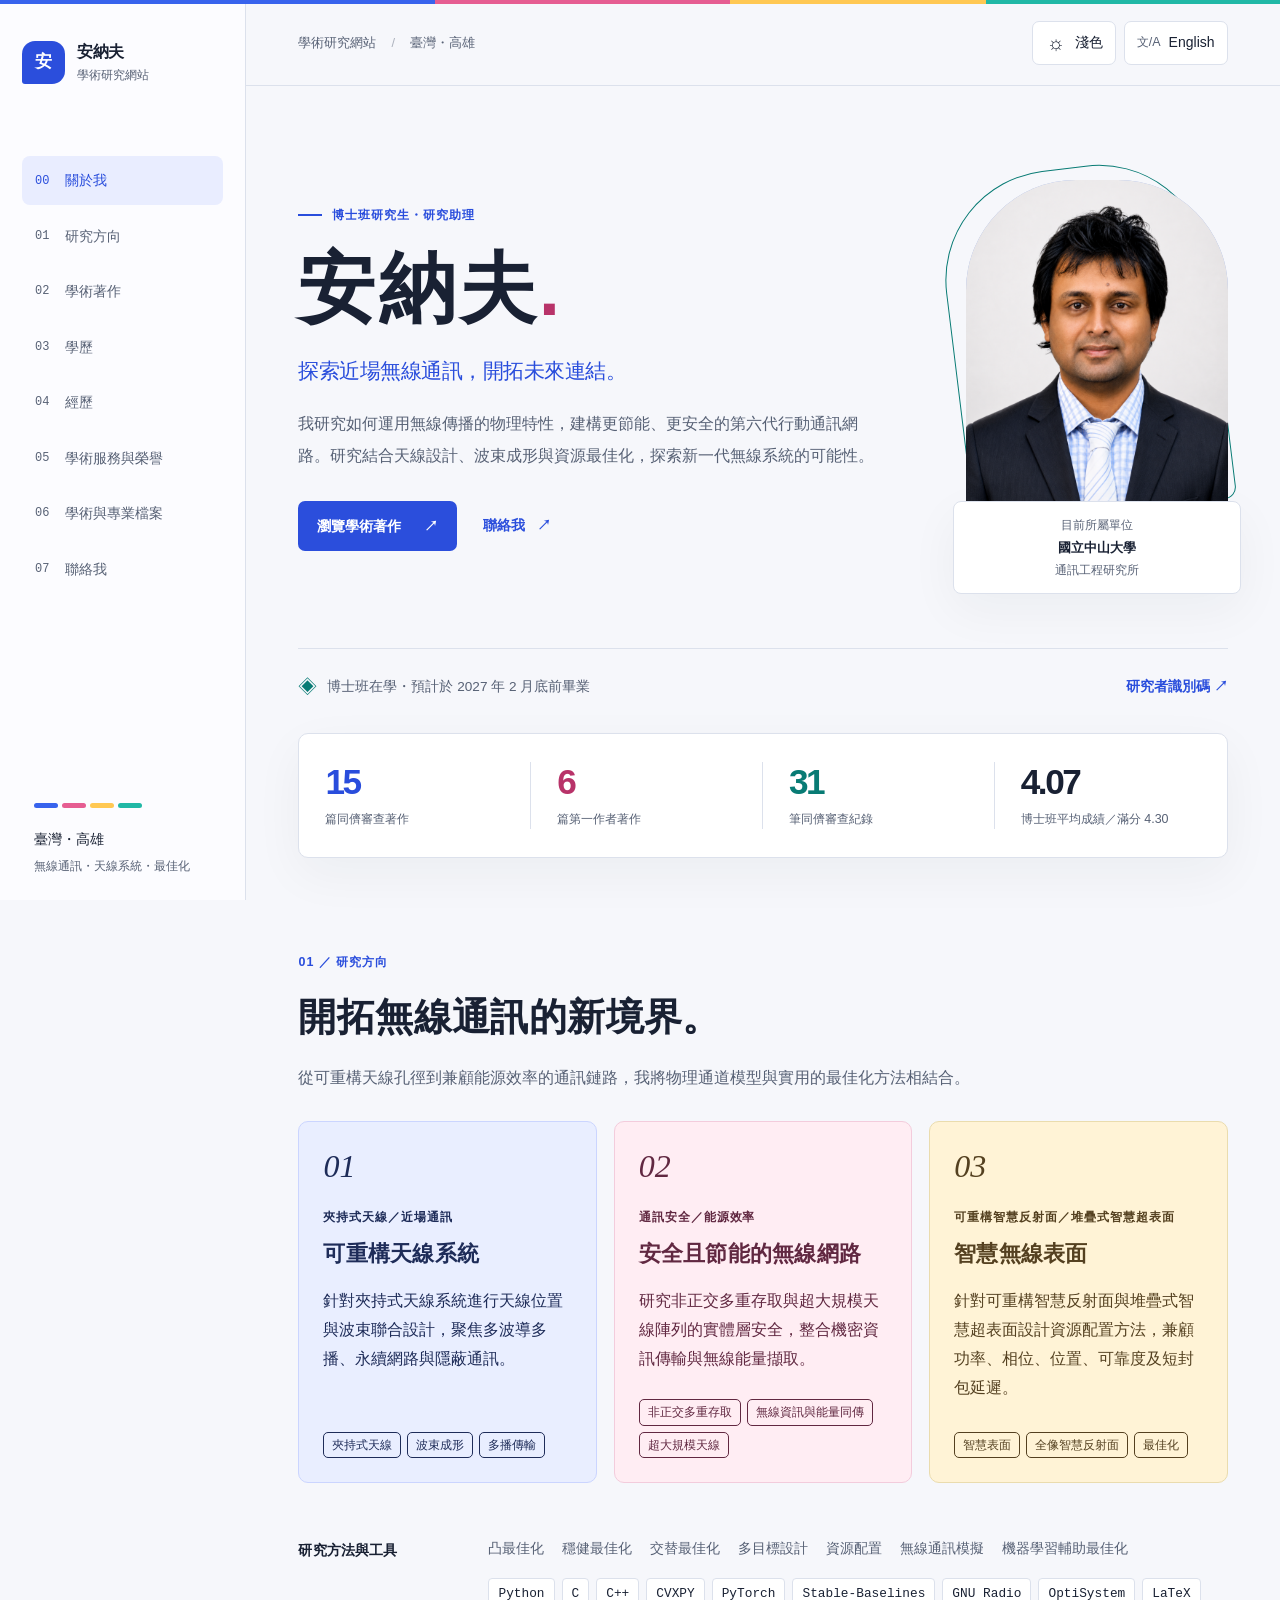
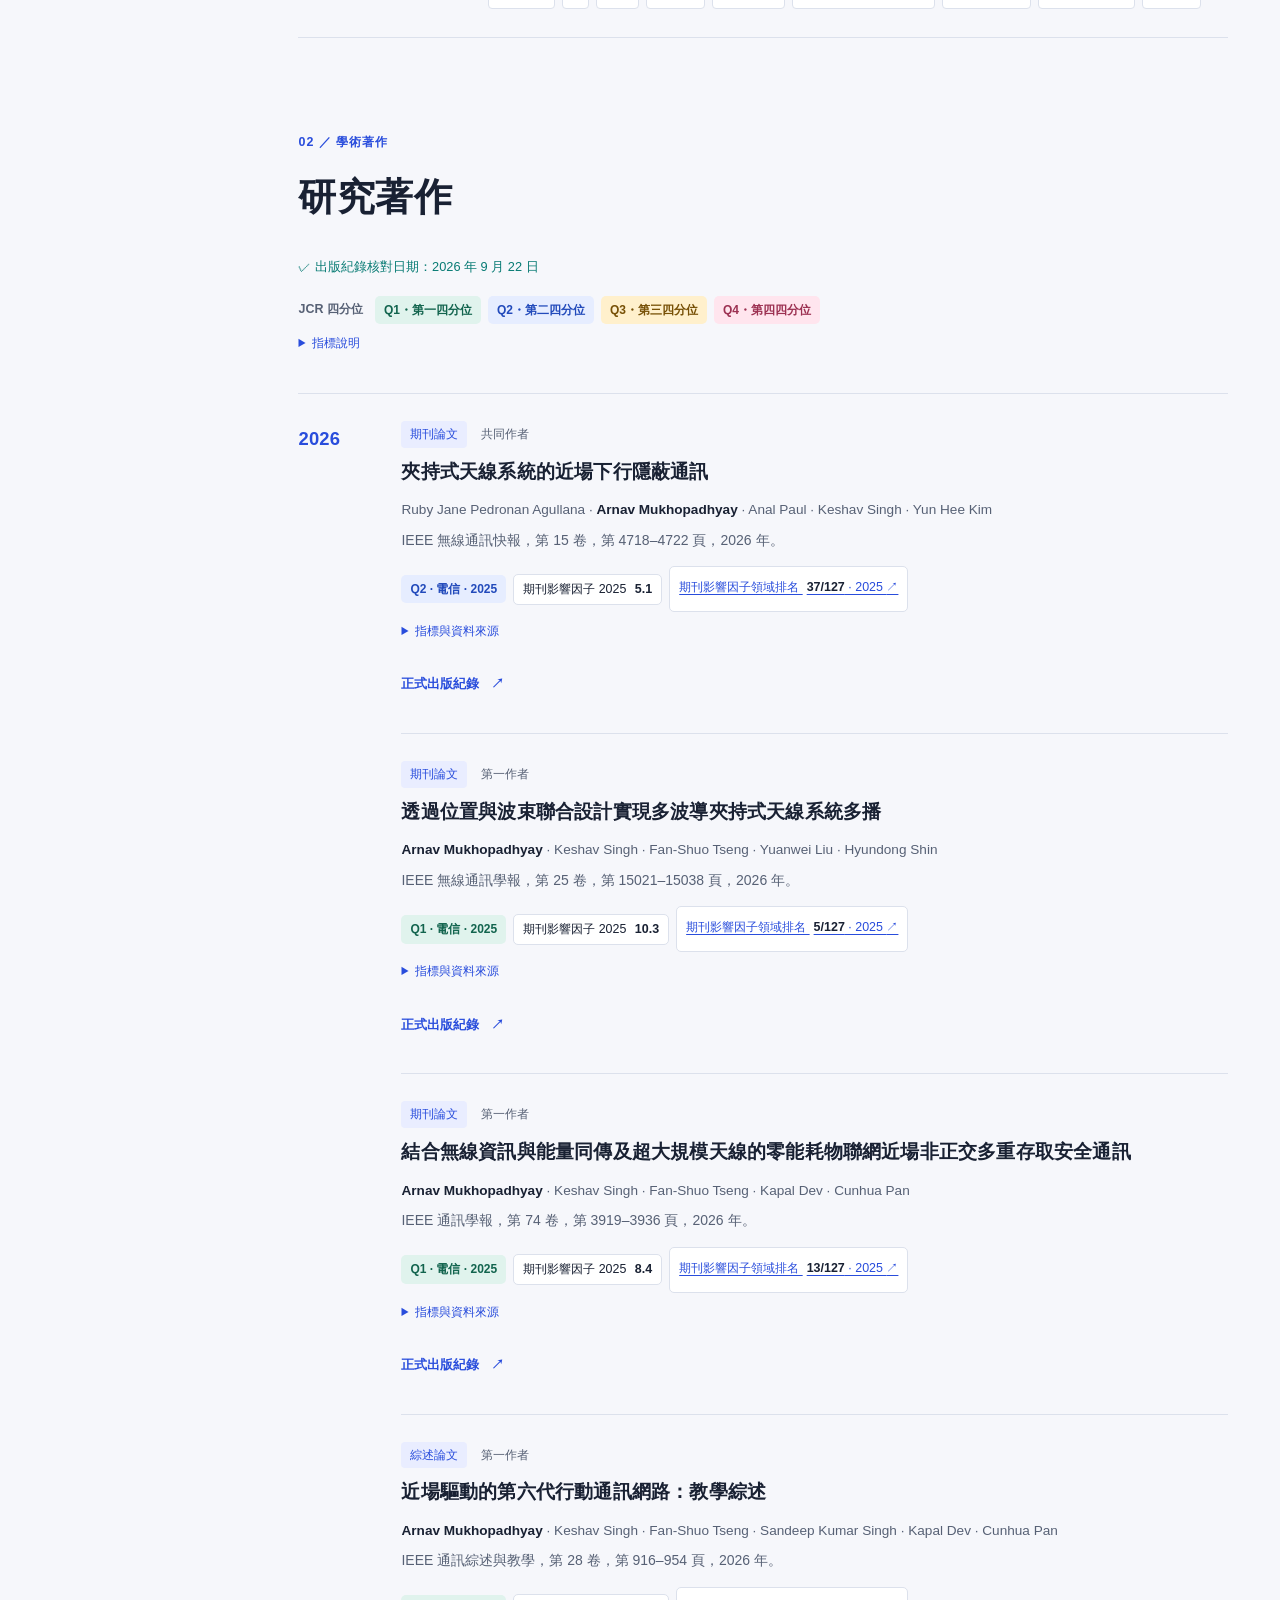
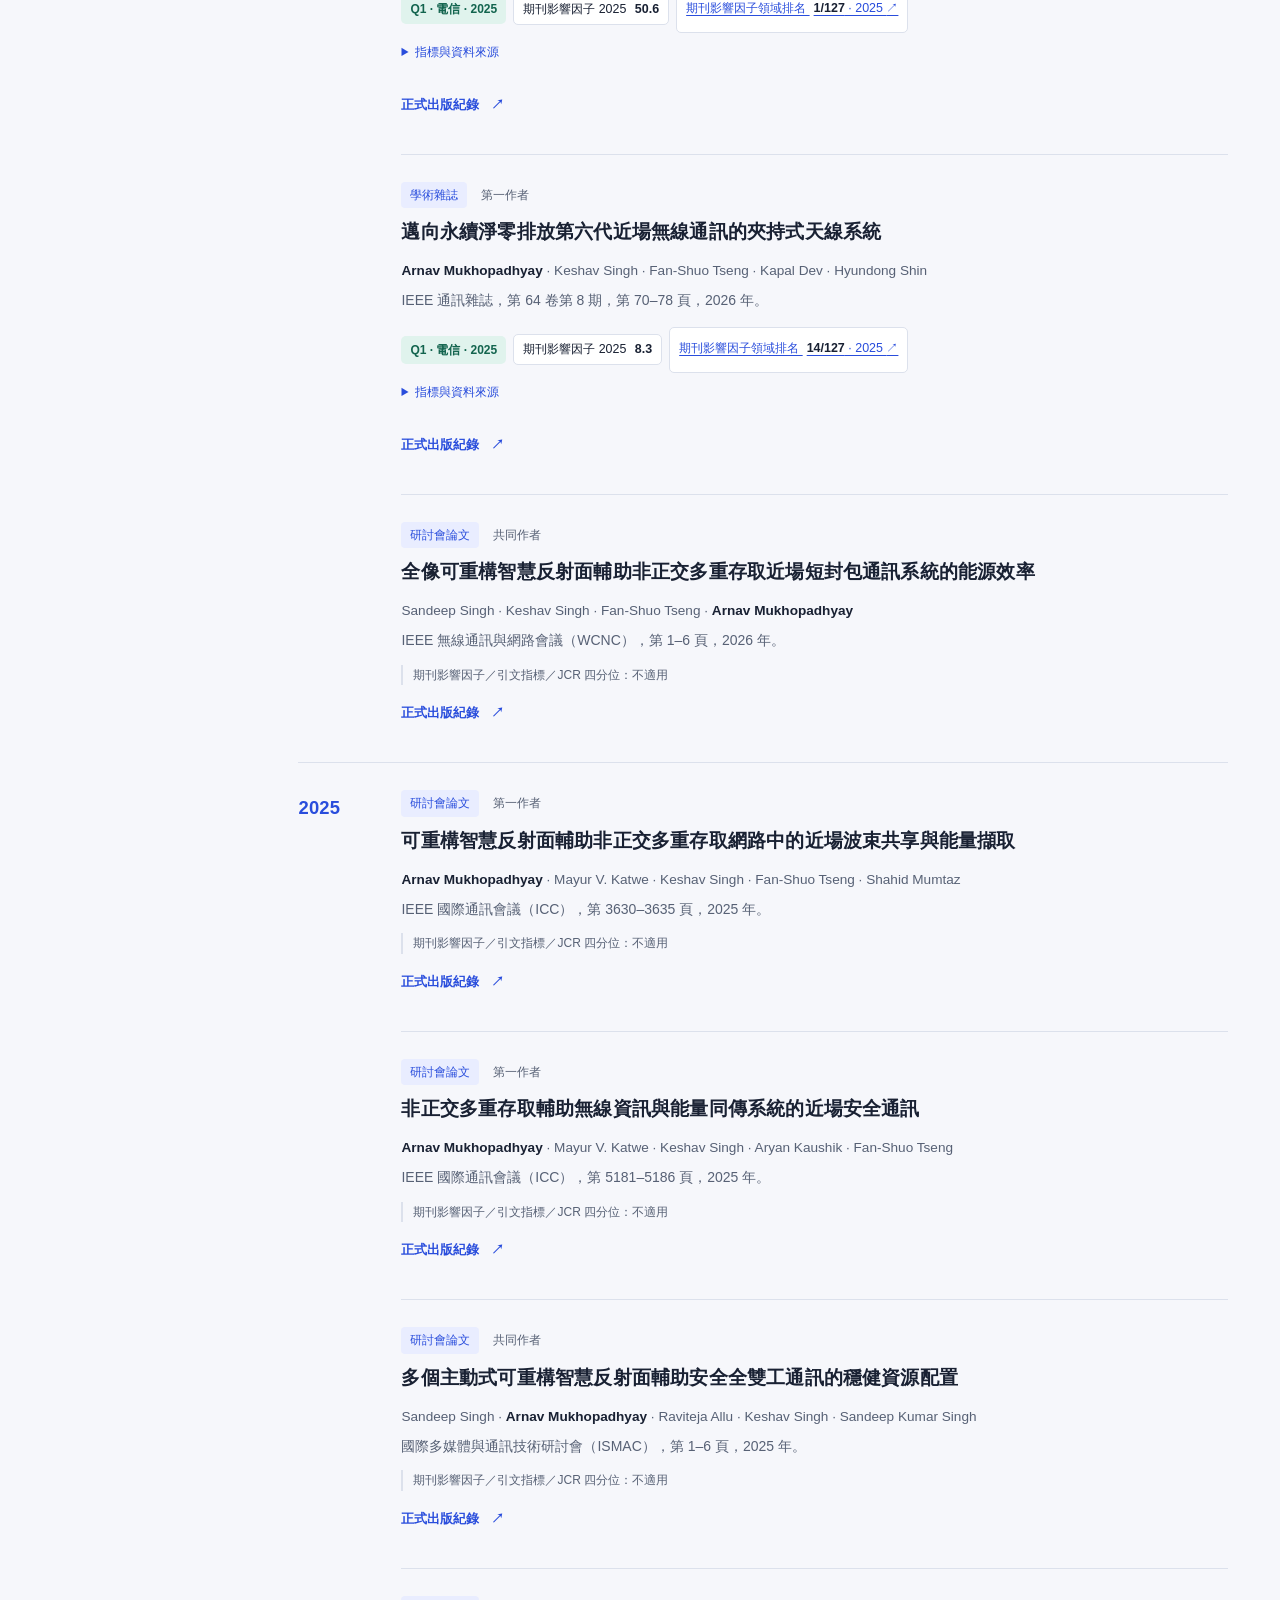
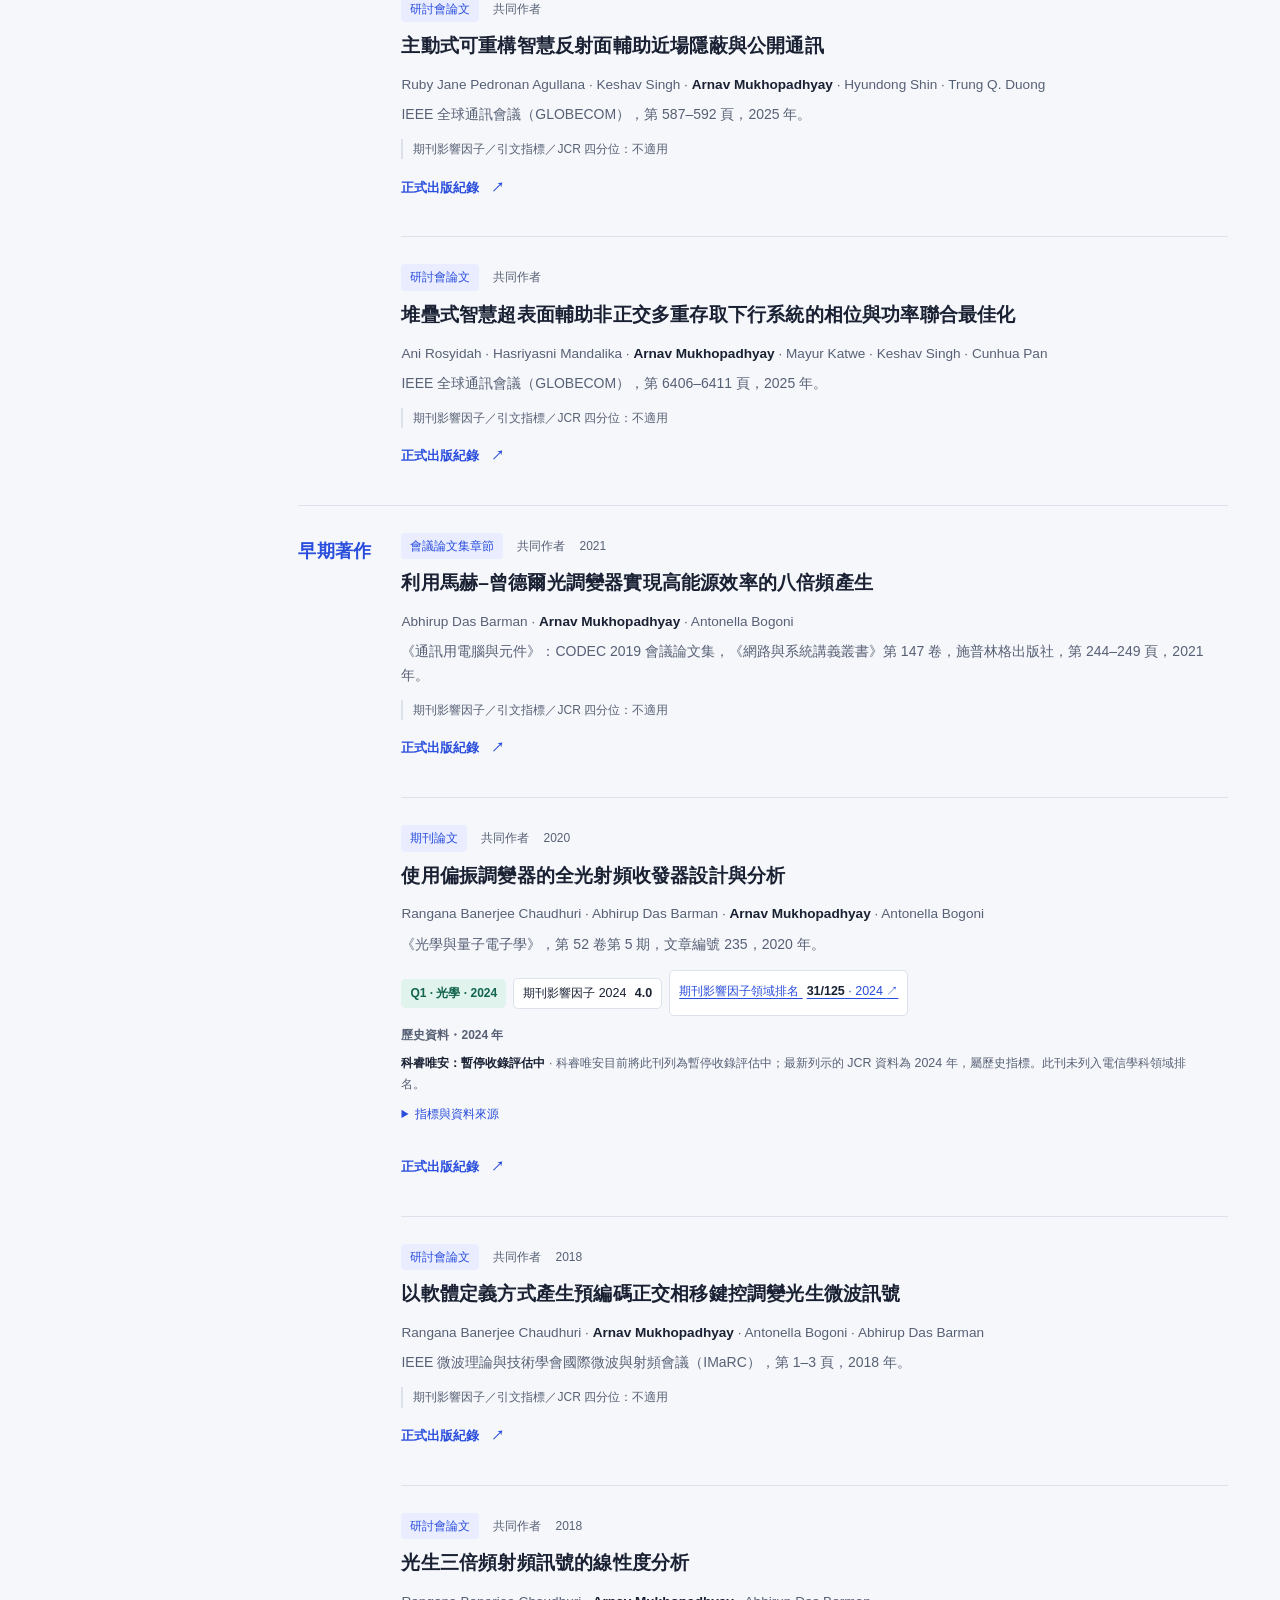
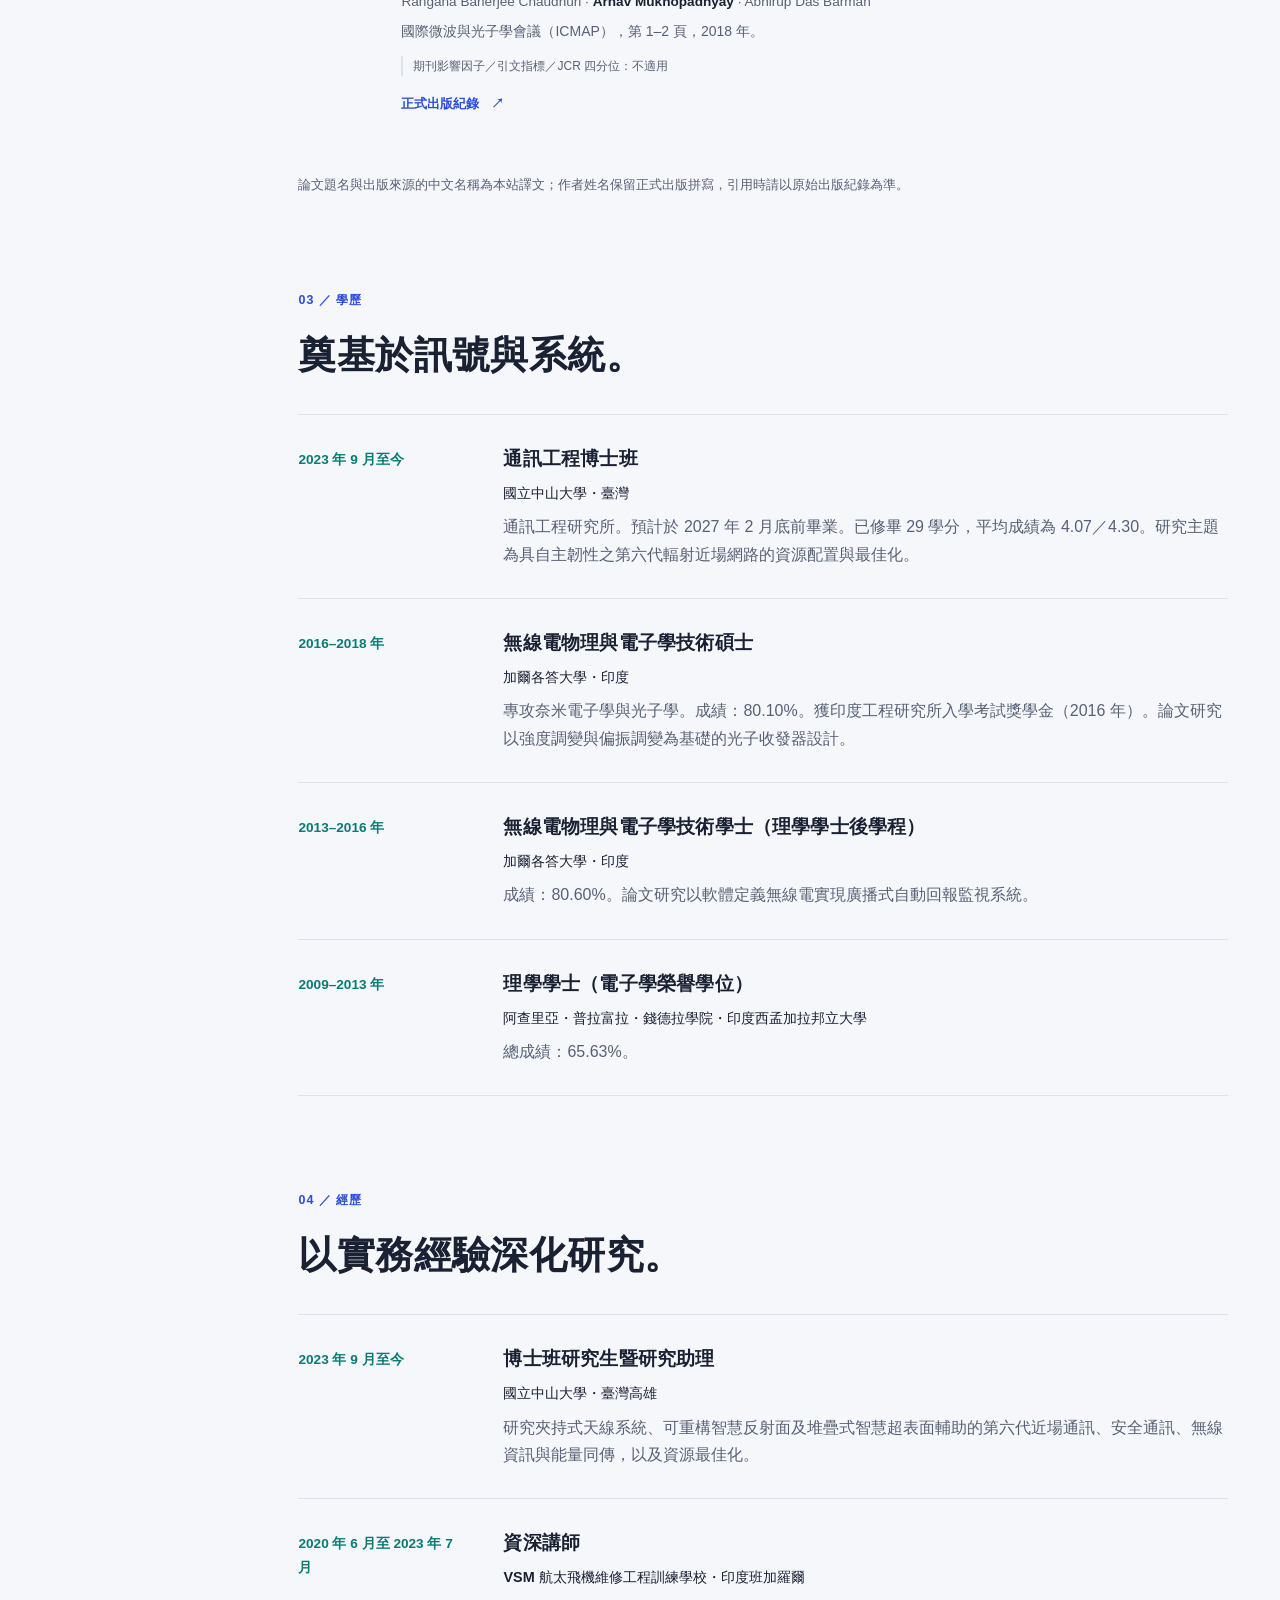
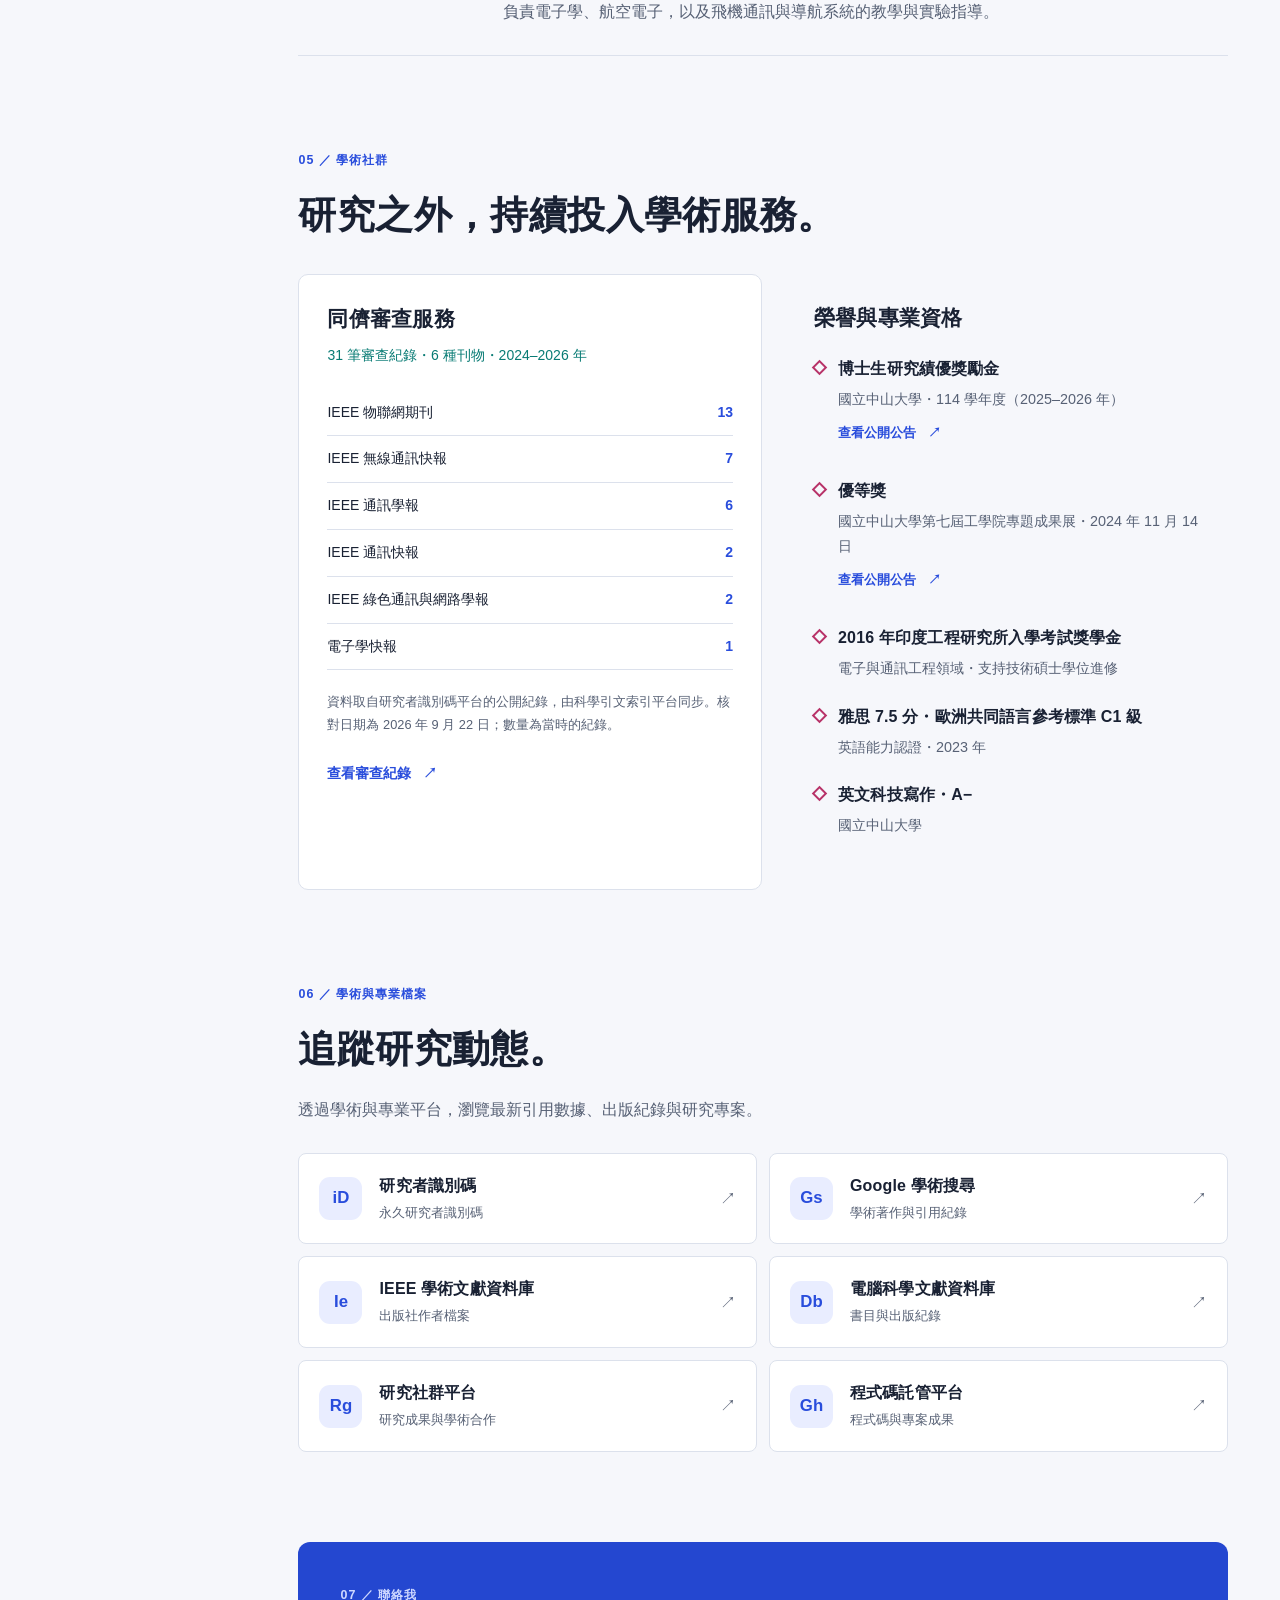
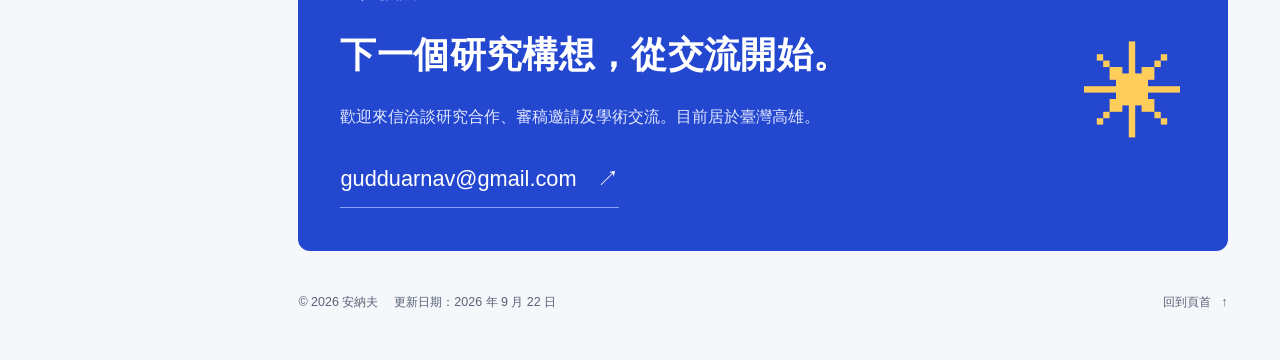
<file: zh-tw/index.html>
<!doctype html>
<!-- Generated by scripts/build.py. Edit the JSON files in data/. -->
<html lang="zh-TW">
<head>
  <meta charset="utf-8">
  <meta name="viewport" content="width=device-width, initial-scale=1">
  <title>安納夫 · 近場無線通訊研究</title>
  <meta name="description" content="安納夫現為臺灣國立中山大學通訊工程博士班研究生，研究領域涵蓋第六代近場無線網路、夾持式天線、安全通訊與最佳化。本站收錄經同儕審查的研究著作、學經歷與學術服務。">
  <meta name="author" content="Arnav Mukhopadhyay">
  <meta name="theme-color" content="#f6f7fb">
  <meta name="color-scheme" content="light dark">
  <meta name="robots" content="index, follow">
  <link rel="canonical" href="https://gudduarnav.github.io/zh-tw/">
  <link rel="alternate" hreflang="en" href="https://gudduarnav.github.io/">
  <link rel="alternate" hreflang="zh-TW" href="https://gudduarnav.github.io/zh-tw/">
  <link rel="alternate" hreflang="x-default" href="https://gudduarnav.github.io/">
  <link rel="icon" href="../favicon.ico" sizes="any">
  <link rel="apple-touch-icon" href="../apple-touch-icon.png">
  <meta property="og:type" content="profile">
  <meta property="og:title" content="安納夫 · 近場無線通訊研究">
  <meta property="og:description" content="安納夫現為臺灣國立中山大學通訊工程博士班研究生，研究領域涵蓋第六代近場無線網路、夾持式天線、安全通訊與最佳化。本站收錄經同儕審查的研究著作、學經歷與學術服務。">
  <meta property="og:url" content="https://gudduarnav.github.io/zh-tw/">
  <meta property="og:locale" content="zh_TW">
  <meta property="og:locale:alternate" content="en_US">
  <meta property="og:image" content="https://gudduarnav.github.io/fav_icon.png">
  <meta property="og:image:alt" content="安納夫的個人照片">
  <meta name="twitter:card" content="summary">
  <script type="application/ld+json">{"@context": "https://schema.org", "@type": "Person", "name": "Arnav Mukhopadhyay", "alternateName": "安納夫", "url": "https://gudduarnav.github.io/zh-tw/", "jobTitle": "博士班研究生・研究助理", "email": "mailto:gudduarnav@gmail.com", "affiliation": {"@type": "CollegeOrUniversity", "name": "國立中山大學"}, "sameAs": ["https://orcid.org/0000-0002-8167-7501", "https://scholar.google.com/citations?user=HdMekI8AAAAJ", "https://ieeexplore.ieee.org/author/37087052296", "https://dblp.org/pid/417/8805", "https://www.researchgate.net/profile/Arnav-Mukhopadhyay", "https://github.com/gudduarnav"], "knowsAbout": ["可重構天線系統", "安全且節能的無線網路", "智慧無線表面"]}</script>
  <script src="../assets/theme.js"></script>
  <link rel="stylesheet" href="../assets/style.css">
  <script src="../assets/site.js" defer></script>
</head>
<body>
<a class="skip-link" href="#main">跳至主要內容</a>
<aside class="sidebar">
  <a class="brand" href="#home" aria-label="安納夫"><span class="monogram" aria-hidden="true">安</span><span>安納夫<small>學術研究網站</small></span></a>
  <nav id="section-navigation" aria-label="網站章節導覽"><a href="#home" class="active" aria-current="location"><span class="nav-index" aria-hidden="true">00</span>關於我</a><a href="#research"><span class="nav-index" aria-hidden="true">01</span>研究方向</a><a href="#publications"><span class="nav-index" aria-hidden="true">02</span>學術著作</a><a href="#education"><span class="nav-index" aria-hidden="true">03</span>學歷</a><a href="#experience"><span class="nav-index" aria-hidden="true">04</span>經歷</a><a href="#service"><span class="nav-index" aria-hidden="true">05</span>學術服務與榮譽</a><a href="#profiles"><span class="nav-index" aria-hidden="true">06</span>學術與專業檔案</a><a href="#contact"><span class="nav-index" aria-hidden="true">07</span>聯絡我</a></nav>
  <div class="sidebar-footer"><span class="color-bars" aria-hidden="true"><i></i><i></i><i></i><i></i></span><p>臺灣・高雄</p><small>無線通訊・天線系統・最佳化</small></div>
</aside>
<div class="page-shell">
  <header class="topbar">
    <a class="mobile-brand" href="#home" aria-label="安納夫"><span class="monogram" aria-hidden="true">安</span><span>安納夫</span></a>
    <span class="topbar-title">學術研究網站<span class="topbar-separator" aria-hidden="true">/</span><span>臺灣・高雄</span></span>
    <div class="preferences">
      <button type="button" class="theme-toggle" aria-label="色彩主題" aria-pressed="false" data-label="色彩主題" data-light="淺色" data-dark="深色"><span class="theme-icon" aria-hidden="true">☼</span><span class="theme-text">淺色</span></button>
      <a class="language-switch" href="/" hreflang="en" lang="en" aria-label="Switch to English"><span class="language-icon" aria-hidden="true">文/A</span>English</a>
      <button class="menu-toggle" type="button" aria-controls="section-navigation" aria-expanded="false" data-open="選單" data-close="關閉選單"><span class="menu-icon" aria-hidden="true"><i></i><i></i></span><span class="menu-text">選單</span></button>
    </div>
  </header>
  <main id="main" tabindex="-1">
    <section class="hero" id="home" aria-labelledby="hero-title">
      <div class="hero-copy"><p class="eyebrow"><span class="tiny-line" aria-hidden="true"></span>博士班研究生・研究助理</p>
        <h1 id="hero-title">安納夫<span class="name-dot" aria-hidden="true">.</span></h1>
        <p class="hero-line">探索近場無線通訊，開拓未來連結。</p><p class="hero-description">我研究如何運用無線傳播的物理特性，建構更節能、更安全的第六代行動通訊網路。研究結合天線設計、波束成形與資源最佳化，探索新一代無線系統的可能性。</p>
        <div class="hero-actions"><a class="button primary" href="#publications">瀏覽學術著作<span aria-hidden="true">↗</span></a><a class="text-link" href="mailto:gudduarnav@gmail.com">聯絡我 <span aria-hidden="true">↗</span></a></div>
      </div>
      <div class="portrait-panel"><div class="portrait-frame"><img src="../fav_icon.png" alt="安納夫的個人照片" width="720" height="960" fetchpriority="high"></div><div class="portrait-label"><span>目前所屬單位</span><strong>國立中山大學</strong><span>通訊工程研究所</span></div></div>
      <div class="appointment"><span class="appointment-mark" aria-hidden="true">◈</span><p>博士班在學・預計於 2027 年 2 月底前畢業</p><a href="https://orcid.org/0000-0002-8167-7501" target="_blank" rel="noopener noreferrer">研究者識別碼 <span aria-hidden="true">↗</span></a></div>
    </section>
    <div class="stats-strip"><div class="stat"><strong>15</strong><span>篇同儕審查著作</span></div><div class="stat"><strong>6</strong><span>篇第一作者著作</span></div><div class="stat"><strong>31</strong><span>筆同儕審查紀錄</span></div><div class="stat"><strong>4.07</strong><span>博士班平均成績／滿分 4.30</span></div></div>
    <section class="section" id="research" aria-labelledby="research-title">
      <div class="section-heading"><p class="eyebrow">01 ／ 研究方向</p>
    <h2 id="research-title">開拓無線通訊的新境界。</h2>
    <p class="section-intro">從可重構天線孔徑到兼顧能源效率的通訊鏈路，我將物理通道模型與實用的最佳化方法相結合。</p></div><div class="research-grid"><article class="research-card card-0"><span class="card-number" aria-hidden="true">01</span>
    <p class="card-tag">夾持式天線／近場通訊</p><h3>可重構天線系統</h3><p>針對夾持式天線系統進行天線位置與波束聯合設計，聚焦多波導多播、永續網路與隱蔽通訊。</p>
    <ul class="chips"><li>夾持式天線</li><li>波束成形</li><li>多播傳輸</li></ul></article><article class="research-card card-1"><span class="card-number" aria-hidden="true">02</span>
    <p class="card-tag">通訊安全／能源效率</p><h3>安全且節能的無線網路</h3><p>研究非正交多重存取與超大規模天線陣列的實體層安全，整合機密資訊傳輸與無線能量擷取。</p>
    <ul class="chips"><li>非正交多重存取</li><li>無線資訊與能量同傳</li><li>超大規模天線</li></ul></article><article class="research-card card-2"><span class="card-number" aria-hidden="true">03</span>
    <p class="card-tag">可重構智慧反射面／堆疊式智慧超表面</p><h3>智慧無線表面</h3><p>針對可重構智慧反射面與堆疊式智慧超表面設計資源配置方法，兼顧功率、相位、位置、可靠度及短封包延遲。</p>
    <ul class="chips"><li>智慧表面</li><li>全像智慧反射面</li><li>最佳化</li></ul></article></div>
      <div class="methods"><h3>研究方法與工具</h3><div><ul class="method-list"><li>凸最佳化</li><li>穩健最佳化</li><li>交替最佳化</li><li>多目標設計</li><li>資源配置</li><li>無線通訊模擬</li><li>機器學習輔助最佳化</li></ul><ul class="tool-list" lang="en"><li>Python</li><li>C</li><li>C++</li><li>CVXPY</li><li>PyTorch</li><li>Stable-Baselines</li><li>GNU Radio</li><li>OptiSystem</li><li>LaTeX</li></ul></div></div>
    </section>
    <section class="section" id="publications" aria-labelledby="pub-title">
      <div class="section-heading"><p class="eyebrow">02 ／ 學術著作</p>
    <h2 id="pub-title">研究著作</h2>
    </div><p class="verified-note"><span aria-hidden="true">✓</span> 出版紀錄核對日期：2026 年 9 月 22 日</p>
      <div class="metrics-guide"><div class="quartile-key"><span>JCR 四分位</span>
    <ul aria-label="JCR 四分位"><li class="quartile q1">Q1・第一四分位</li><li class="quartile q2">Q2・第二四分位</li><li class="quartile q3">Q3・第三四分位</li><li class="quartile q4">Q4・第四四分位</li></ul></div>
    <details><summary>指標說明</summary><p>JIF 為期刊影響因子，JCI 為期刊引文指標。四分位與排名依所列 JCR 學科領域的期刊影響因子計算。年份代表引文資料年度：2025 年指標於 2026 年公布。這些是期刊層級指標，並非個別論文的評分。</p><p>研討會論文集與會議論文集章節不適用期刊影響因子、期刊引文指標或 JCR 四分位。</p></details></div>
      <div class="publication-group"><h3 class="year-label">2026</h3><div class="publication-list"><article class="publication" id="pub-lwc-2026-3714504">
            <div class="publication-meta"><span class="pub-type">期刊論文</span><span>共同作者</span></div>
            <h4><a href="https://doi.org/10.1109/LWC.2026.3714504" target="_blank" rel="noopener noreferrer">夾持式天線系統的近場下行隱蔽通訊</a></h4>
            <p class="authors" lang="en">Ruby Jane Pedronan Agullana · <strong>Arnav Mukhopadhyay</strong> · Anal Paul · Keshav Singh · Yun Hee Kim</p><p class="venue">IEEE 無線通訊快報，第 15 卷，第 4718–4722 頁，2026 年。</p>
            <div class="journal-metrics" aria-label="期刊指標">
    <ul class="metric-badges"><li class="quartile q2" aria-label="期刊影響因子四分位: Q2 · 電信 · 2025">Q2 · 電信 · 2025</li>
    <li class="metric-jif">期刊影響因子 2025 <strong>5.1</strong></li>
    <li class="metric-rank"><a href="https://jcr.clarivate.com/jcr-jp/journal-profile?journal=IEEE%20WIREL%20COMMUN%20LE&amp;year=2025" target="_blank" rel="noopener noreferrer" aria-label="科睿唯安 JCR・期刊排名與指標: IEEE WIRELESS COMMUNICATIONS LETTERS · 電信 · 37/127 · 2025">期刊影響因子領域排名 <strong>37/127</strong> · 2025 <span aria-hidden="true">↗</span></a></li></ul>

    <details class="metric-details"><summary>指標與資料來源</summary>
    <p>期刊引文指標 2025: <strong>1.18</strong></p>
    <ul class="other-categories"><li><span class="quartile q2">Q2</span> 資訊科學與資訊系統 · 69/266 · 2025</li><li><span class="quartile q1">Q1</span> 電機與電子工程 · 90/369 · 2025</li></ul>
    <p>點選排名即可開啟該期刊於所示年度的科睿唯安 JCR 專屬資料頁。</p>
    <ul class="metric-sources"><li><a class="" href="https://jcr.clarivate.com/jcr-jp/journal-profile?journal=IEEE%20WIREL%20COMMUN%20LE&amp;year=2025" target="_blank" rel="noopener noreferrer">科睿唯安 JCR・期刊排名與指標 · 2025 <span aria-hidden="true">↗</span></a></li><li><a class="" href="https://open.ieee.org/wp-content/uploads/IEEE-Title-List-August-2026.pdf" target="_blank" rel="noopener noreferrer">IEEE 期刊清單・2026 年 8 月（PDF） <span aria-hidden="true">↗</span></a></li><li><a class="" href="https://mjl.clarivate.com/search-results?issn=2162-2337&amp;hide_exact_match_fl=true" target="_blank" rel="noopener noreferrer">科睿唯安期刊總表・期刊資料 <span aria-hidden="true">↗</span></a></li></ul><p>資料查核日期：2026 年 9 月 22 日。檢視科睿唯安期刊資料可能需要登入。</p></details></div>
            <a class="paper-link" href="https://doi.org/10.1109/LWC.2026.3714504" target="_blank" rel="noopener noreferrer" aria-label="開啟下列著作的正式出版紀錄： 夾持式天線系統的近場下行隱蔽通訊">正式出版紀錄 <span aria-hidden="true">↗</span></a></article><article class="publication" id="pub-twc-2026-3680520">
            <div class="publication-meta"><span class="pub-type">期刊論文</span><span>第一作者</span></div>
            <h4><a href="https://doi.org/10.1109/TWC.2026.3680520" target="_blank" rel="noopener noreferrer">透過位置與波束聯合設計實現多波導夾持式天線系統多播</a></h4>
            <p class="authors" lang="en"><strong>Arnav Mukhopadhyay</strong> · Keshav Singh · Fan-Shuo Tseng · Yuanwei Liu · Hyundong Shin</p><p class="venue">IEEE 無線通訊學報，第 25 卷，第 15021–15038 頁，2026 年。</p>
            <div class="journal-metrics" aria-label="期刊指標">
    <ul class="metric-badges"><li class="quartile q1" aria-label="期刊影響因子四分位: Q1 · 電信 · 2025">Q1 · 電信 · 2025</li>
    <li class="metric-jif">期刊影響因子 2025 <strong>10.3</strong></li>
    <li class="metric-rank"><a href="https://jcr.clarivate.com/jcr-jp/journal-profile?journal=IEEE%20T%20WIREL%20COMMUN&amp;year=2025" target="_blank" rel="noopener noreferrer" aria-label="科睿唯安 JCR・期刊排名與指標: IEEE TRANSACTIONS ON WIRELESS COMMUNICATIONS · 電信 · 5/127 · 2025">期刊影響因子領域排名 <strong>5/127</strong> · 2025 <span aria-hidden="true">↗</span></a></li></ul>

    <details class="metric-details"><summary>指標與資料來源</summary>
    <p>期刊引文指標 2025: <strong>2.17</strong></p>
    <ul class="other-categories"><li><span class="quartile q1">Q1</span> 電機與電子工程 · 16/369 · 2025</li></ul>
    <p>點選排名即可開啟該期刊於所示年度的科睿唯安 JCR 專屬資料頁。</p>
    <ul class="metric-sources"><li><a class="" href="https://jcr.clarivate.com/jcr-jp/journal-profile?journal=IEEE%20T%20WIREL%20COMMUN&amp;year=2025" target="_blank" rel="noopener noreferrer">科睿唯安 JCR・期刊排名與指標 · 2025 <span aria-hidden="true">↗</span></a></li><li><a class="" href="https://open.ieee.org/wp-content/uploads/IEEE-Title-List-August-2026.pdf" target="_blank" rel="noopener noreferrer">IEEE 期刊清單・2026 年 8 月（PDF） <span aria-hidden="true">↗</span></a></li><li><a class="" href="https://mjl.clarivate.com/search-results?issn=1536-1276&amp;hide_exact_match_fl=true" target="_blank" rel="noopener noreferrer">科睿唯安期刊總表・期刊資料 <span aria-hidden="true">↗</span></a></li><li><a class="" href="https://innovate.ieee.org/ieee-journals-continue-to-excel-in-citation-rankings/" target="_blank" rel="noopener noreferrer">IEEE・2025 年期刊影響因子領域排名 <span aria-hidden="true">↗</span></a></li></ul><p>資料查核日期：2026 年 9 月 22 日。檢視科睿唯安期刊資料可能需要登入。</p></details></div>
            <a class="paper-link" href="https://doi.org/10.1109/TWC.2026.3680520" target="_blank" rel="noopener noreferrer" aria-label="開啟下列著作的正式出版紀錄： 透過位置與波束聯合設計實現多波導夾持式天線系統多播">正式出版紀錄 <span aria-hidden="true">↗</span></a></article><article class="publication" id="pub-tcomm-2026-3658396">
            <div class="publication-meta"><span class="pub-type">期刊論文</span><span>第一作者</span></div>
            <h4><a href="https://doi.org/10.1109/TCOMM.2026.3658396" target="_blank" rel="noopener noreferrer">結合無線資訊與能量同傳及超大規模天線的零能耗物聯網近場非正交多重存取安全通訊</a></h4>
            <p class="authors" lang="en"><strong>Arnav Mukhopadhyay</strong> · Keshav Singh · Fan-Shuo Tseng · Kapal Dev · Cunhua Pan</p><p class="venue">IEEE 通訊學報，第 74 卷，第 3919–3936 頁，2026 年。</p>
            <div class="journal-metrics" aria-label="期刊指標">
    <ul class="metric-badges"><li class="quartile q1" aria-label="期刊影響因子四分位: Q1 · 電信 · 2025">Q1 · 電信 · 2025</li>
    <li class="metric-jif">期刊影響因子 2025 <strong>8.4</strong></li>
    <li class="metric-rank"><a href="https://jcr.clarivate.com/jcr-jp/journal-profile?journal=IEEE%20T%20COMMUN&amp;year=2025" target="_blank" rel="noopener noreferrer" aria-label="科睿唯安 JCR・期刊排名與指標: IEEE TRANSACTIONS ON COMMUNICATIONS · 電信 · 13/127 · 2025">期刊影響因子領域排名 <strong>13/127</strong> · 2025 <span aria-hidden="true">↗</span></a></li></ul>

    <details class="metric-details"><summary>指標與資料來源</summary>
    <p>期刊引文指標 2025: <strong>1.74</strong></p>
    <ul class="other-categories"><li><span class="quartile q1">Q1</span> 電機與電子工程 · 36/369 · 2025</li></ul>
    <p>點選排名即可開啟該期刊於所示年度的科睿唯安 JCR 專屬資料頁。</p>
    <ul class="metric-sources"><li><a class="" href="https://jcr.clarivate.com/jcr-jp/journal-profile?journal=IEEE%20T%20COMMUN&amp;year=2025" target="_blank" rel="noopener noreferrer">科睿唯安 JCR・期刊排名與指標 · 2025 <span aria-hidden="true">↗</span></a></li><li><a class="" href="https://open.ieee.org/wp-content/uploads/IEEE-Title-List-August-2026.pdf" target="_blank" rel="noopener noreferrer">IEEE 期刊清單・2026 年 8 月（PDF） <span aria-hidden="true">↗</span></a></li><li><a class="" href="https://mjl.clarivate.com/search-results?issn=0090-6778&amp;hide_exact_match_fl=true" target="_blank" rel="noopener noreferrer">科睿唯安期刊總表・期刊資料 <span aria-hidden="true">↗</span></a></li><li><a class="" href="https://innovate.ieee.org/ieee-journals-continue-to-excel-in-citation-rankings/" target="_blank" rel="noopener noreferrer">IEEE・2025 年期刊影響因子領域排名 <span aria-hidden="true">↗</span></a></li></ul><p>資料查核日期：2026 年 9 月 22 日。檢視科睿唯安期刊資料可能需要登入。</p></details></div>
            <a class="paper-link" href="https://doi.org/10.1109/TCOMM.2026.3658396" target="_blank" rel="noopener noreferrer" aria-label="開啟下列著作的正式出版紀錄： 結合無線資訊與能量同傳及超大規模天線的零能耗物聯網近場非正交多重存取安全通訊">正式出版紀錄 <span aria-hidden="true">↗</span></a></article><article class="publication" id="pub-comst-2025-3550118">
            <div class="publication-meta"><span class="pub-type">綜述論文</span><span>第一作者</span></div>
            <h4><a href="https://doi.org/10.1109/COMST.2025.3550118" target="_blank" rel="noopener noreferrer">近場驅動的第六代行動通訊網路：教學綜述</a></h4>
            <p class="authors" lang="en"><strong>Arnav Mukhopadhyay</strong> · Keshav Singh · Fan-Shuo Tseng · Sandeep Kumar Singh · Kapal Dev · Cunhua Pan</p><p class="venue">IEEE 通訊綜述與教學，第 28 卷，第 916–954 頁，2026 年。</p>
            <div class="journal-metrics" aria-label="期刊指標">
    <ul class="metric-badges"><li class="quartile q1" aria-label="期刊影響因子四分位: Q1 · 電信 · 2025">Q1 · 電信 · 2025</li>
    <li class="metric-jif">期刊影響因子 2025 <strong>50.6</strong></li>
    <li class="metric-rank"><a href="https://jcr.clarivate.com/jcr-jp/journal-profile?journal=IEEE%20COMMUN%20SURV%20TUT&amp;year=2025" target="_blank" rel="noopener noreferrer" aria-label="科睿唯安 JCR・期刊排名與指標: IEEE COMMUNICATIONS SURVEYS AND TUTORIALS · 電信 · 1/127 · 2025">期刊影響因子領域排名 <strong>1/127</strong> · 2025 <span aria-hidden="true">↗</span></a></li></ul>

    <details class="metric-details"><summary>指標與資料來源</summary>
    <p>期刊引文指標 2025: <strong>10.71</strong></p>
    <ul class="other-categories"><li><span class="quartile q1">Q1</span> 資訊科學與資訊系統 · 1/266 · 2025</li></ul>
    <p>點選排名即可開啟該期刊於所示年度的科睿唯安 JCR 專屬資料頁。</p>
    <ul class="metric-sources"><li><a class="" href="https://jcr.clarivate.com/jcr-jp/journal-profile?journal=IEEE%20COMMUN%20SURV%20TUT&amp;year=2025" target="_blank" rel="noopener noreferrer">科睿唯安 JCR・期刊排名與指標 · 2025 <span aria-hidden="true">↗</span></a></li><li><a class="" href="https://open.ieee.org/wp-content/uploads/IEEE-Title-List-August-2026.pdf" target="_blank" rel="noopener noreferrer">IEEE 期刊清單・2026 年 8 月（PDF） <span aria-hidden="true">↗</span></a></li><li><a class="" href="https://mjl.clarivate.com/search-results?issn=1553-877X&amp;hide_exact_match_fl=true" target="_blank" rel="noopener noreferrer">科睿唯安期刊總表・期刊資料 <span aria-hidden="true">↗</span></a></li><li><a class="" href="https://innovate.ieee.org/ieee-journals-continue-to-excel-in-citation-rankings/" target="_blank" rel="noopener noreferrer">IEEE・2025 年期刊影響因子領域排名 <span aria-hidden="true">↗</span></a></li></ul><p>資料查核日期：2026 年 9 月 22 日。檢視科睿唯安期刊資料可能需要登入。</p></details></div>
            <a class="paper-link" href="https://doi.org/10.1109/COMST.2025.3550118" target="_blank" rel="noopener noreferrer" aria-label="開啟下列著作的正式出版紀錄： 近場驅動的第六代行動通訊網路：教學綜述">正式出版紀錄 <span aria-hidden="true">↗</span></a></article><article class="publication" id="pub-mcom-001-2500627">
            <div class="publication-meta"><span class="pub-type">學術雜誌</span><span>第一作者</span></div>
            <h4><a href="https://doi.org/10.1109/MCOM.001.2500627" target="_blank" rel="noopener noreferrer">邁向永續淨零排放第六代近場無線通訊的夾持式天線系統</a></h4>
            <p class="authors" lang="en"><strong>Arnav Mukhopadhyay</strong> · Keshav Singh · Fan-Shuo Tseng · Kapal Dev · Hyundong Shin</p><p class="venue">IEEE 通訊雜誌，第 64 卷第 8 期，第 70–78 頁，2026 年。</p>
            <div class="journal-metrics" aria-label="期刊指標">
    <ul class="metric-badges"><li class="quartile q1" aria-label="期刊影響因子四分位: Q1 · 電信 · 2025">Q1 · 電信 · 2025</li>
    <li class="metric-jif">期刊影響因子 2025 <strong>8.3</strong></li>
    <li class="metric-rank"><a href="https://jcr.clarivate.com/jcr-jp/journal-profile?journal=IEEE%20COMMUN%20MAG&amp;year=2025" target="_blank" rel="noopener noreferrer" aria-label="科睿唯安 JCR・期刊排名與指標: IEEE COMMUNICATIONS MAGAZINE · 電信 · 14/127 · 2025">期刊影響因子領域排名 <strong>14/127</strong> · 2025 <span aria-hidden="true">↗</span></a></li></ul>

    <details class="metric-details"><summary>指標與資料來源</summary>
    <p>期刊引文指標 2025: <strong>1.78</strong></p>
    <ul class="other-categories"><li><span class="quartile q1">Q1</span> 電機與電子工程 · 38/369 · 2025</li></ul>
    <p>點選排名即可開啟該期刊於所示年度的科睿唯安 JCR 專屬資料頁。</p>
    <ul class="metric-sources"><li><a class="" href="https://jcr.clarivate.com/jcr-jp/journal-profile?journal=IEEE%20COMMUN%20MAG&amp;year=2025" target="_blank" rel="noopener noreferrer">科睿唯安 JCR・期刊排名與指標 · 2025 <span aria-hidden="true">↗</span></a></li><li><a class="" href="https://open.ieee.org/wp-content/uploads/IEEE-Title-List-August-2026.pdf" target="_blank" rel="noopener noreferrer">IEEE 期刊清單・2026 年 8 月（PDF） <span aria-hidden="true">↗</span></a></li><li><a class="" href="https://mjl.clarivate.com/search-results?issn=0163-6804&amp;hide_exact_match_fl=true" target="_blank" rel="noopener noreferrer">科睿唯安期刊總表・期刊資料 <span aria-hidden="true">↗</span></a></li><li><a class="" href="https://innovate.ieee.org/ieee-journals-continue-to-excel-in-citation-rankings/" target="_blank" rel="noopener noreferrer">IEEE・2025 年期刊影響因子領域排名 <span aria-hidden="true">↗</span></a></li></ul><p>資料查核日期：2026 年 9 月 22 日。檢視科睿唯安期刊資料可能需要登入。</p></details></div>
            <a class="paper-link" href="https://doi.org/10.1109/MCOM.001.2500627" target="_blank" rel="noopener noreferrer" aria-label="開啟下列著作的正式出版紀錄： 邁向永續淨零排放第六代近場無線通訊的夾持式天線系統">正式出版紀錄 <span aria-hidden="true">↗</span></a></article><article class="publication" id="pub-wcnc65185-2026-11555244">
            <div class="publication-meta"><span class="pub-type">研討會論文</span><span>共同作者</span></div>
            <h4><a href="https://doi.org/10.1109/WCNC65185.2026.11555244" target="_blank" rel="noopener noreferrer">全像可重構智慧反射面輔助非正交多重存取近場短封包通訊系統的能源效率</a></h4>
            <p class="authors" lang="en">Sandeep Singh · Keshav Singh · Fan-Shuo Tseng · <strong>Arnav Mukhopadhyay</strong></p><p class="venue">IEEE 無線通訊與網路會議（WCNC），第 1–6 頁，2026 年。</p>
            <p class="metrics-na">期刊影響因子／引文指標／JCR 四分位：不適用</p>
            <a class="paper-link" href="https://doi.org/10.1109/WCNC65185.2026.11555244" target="_blank" rel="noopener noreferrer" aria-label="開啟下列著作的正式出版紀錄： 全像可重構智慧反射面輔助非正交多重存取近場短封包通訊系統的能源效率">正式出版紀錄 <span aria-hidden="true">↗</span></a></article></div></div><div class="publication-group"><h3 class="year-label">2025</h3><div class="publication-list"><article class="publication" id="pub-icc52391-2025-11162026">
            <div class="publication-meta"><span class="pub-type">研討會論文</span><span>第一作者</span></div>
            <h4><a href="https://doi.org/10.1109/ICC52391.2025.11162026" target="_blank" rel="noopener noreferrer">可重構智慧反射面輔助非正交多重存取網路中的近場波束共享與能量擷取</a></h4>
            <p class="authors" lang="en"><strong>Arnav Mukhopadhyay</strong> · Mayur V. Katwe · Keshav Singh · Fan-Shuo Tseng · Shahid Mumtaz</p><p class="venue">IEEE 國際通訊會議（ICC），第 3630–3635 頁，2025 年。</p>
            <p class="metrics-na">期刊影響因子／引文指標／JCR 四分位：不適用</p>
            <a class="paper-link" href="https://doi.org/10.1109/ICC52391.2025.11162026" target="_blank" rel="noopener noreferrer" aria-label="開啟下列著作的正式出版紀錄： 可重構智慧反射面輔助非正交多重存取網路中的近場波束共享與能量擷取">正式出版紀錄 <span aria-hidden="true">↗</span></a></article><article class="publication" id="pub-icc52391-2025-11161404">
            <div class="publication-meta"><span class="pub-type">研討會論文</span><span>第一作者</span></div>
            <h4><a href="https://doi.org/10.1109/ICC52391.2025.11161404" target="_blank" rel="noopener noreferrer">非正交多重存取輔助無線資訊與能量同傳系統的近場安全通訊</a></h4>
            <p class="authors" lang="en"><strong>Arnav Mukhopadhyay</strong> · Mayur V. Katwe · Keshav Singh · Aryan Kaushik · Fan-Shuo Tseng</p><p class="venue">IEEE 國際通訊會議（ICC），第 5181–5186 頁，2025 年。</p>
            <p class="metrics-na">期刊影響因子／引文指標／JCR 四分位：不適用</p>
            <a class="paper-link" href="https://doi.org/10.1109/ICC52391.2025.11161404" target="_blank" rel="noopener noreferrer" aria-label="開啟下列著作的正式出版紀錄： 非正交多重存取輔助無線資訊與能量同傳系統的近場安全通訊">正式出版紀錄 <span aria-hidden="true">↗</span></a></article><article class="publication" id="pub-ismac65024-2025-11175934">
            <div class="publication-meta"><span class="pub-type">研討會論文</span><span>共同作者</span></div>
            <h4><a href="https://doi.org/10.1109/ISMAC65024.2025.11175934" target="_blank" rel="noopener noreferrer">多個主動式可重構智慧反射面輔助安全全雙工通訊的穩健資源配置</a></h4>
            <p class="authors" lang="en">Sandeep Singh · <strong>Arnav Mukhopadhyay</strong> · Raviteja Allu · Keshav Singh · Sandeep Kumar Singh</p><p class="venue">國際多媒體與通訊技術研討會（ISMAC），第 1–6 頁，2025 年。</p>
            <p class="metrics-na">期刊影響因子／引文指標／JCR 四分位：不適用</p>
            <a class="paper-link" href="https://doi.org/10.1109/ISMAC65024.2025.11175934" target="_blank" rel="noopener noreferrer" aria-label="開啟下列著作的正式出版紀錄： 多個主動式可重構智慧反射面輔助安全全雙工通訊的穩健資源配置">正式出版紀錄 <span aria-hidden="true">↗</span></a></article><article class="publication" id="pub-globecom59602-2025-11431934">
            <div class="publication-meta"><span class="pub-type">研討會論文</span><span>共同作者</span></div>
            <h4><a href="https://doi.org/10.1109/GLOBECOM59602.2025.11431934" target="_blank" rel="noopener noreferrer">主動式可重構智慧反射面輔助近場隱蔽與公開通訊</a></h4>
            <p class="authors" lang="en">Ruby Jane Pedronan Agullana · Keshav Singh · <strong>Arnav Mukhopadhyay</strong> · Hyundong Shin · Trung Q. Duong</p><p class="venue">IEEE 全球通訊會議（GLOBECOM），第 587–592 頁，2025 年。</p>
            <p class="metrics-na">期刊影響因子／引文指標／JCR 四分位：不適用</p>
            <a class="paper-link" href="https://doi.org/10.1109/GLOBECOM59602.2025.11431934" target="_blank" rel="noopener noreferrer" aria-label="開啟下列著作的正式出版紀錄： 主動式可重構智慧反射面輔助近場隱蔽與公開通訊">正式出版紀錄 <span aria-hidden="true">↗</span></a></article><article class="publication" id="pub-globecom59602-2025-11432135">
            <div class="publication-meta"><span class="pub-type">研討會論文</span><span>共同作者</span></div>
            <h4><a href="https://doi.org/10.1109/GLOBECOM59602.2025.11432135" target="_blank" rel="noopener noreferrer">堆疊式智慧超表面輔助非正交多重存取下行系統的相位與功率聯合最佳化</a></h4>
            <p class="authors" lang="en">Ani Rosyidah · Hasriyasni Mandalika · <strong>Arnav Mukhopadhyay</strong> · Mayur Katwe · Keshav Singh · Cunhua Pan</p><p class="venue">IEEE 全球通訊會議（GLOBECOM），第 6406–6411 頁，2025 年。</p>
            <p class="metrics-na">期刊影響因子／引文指標／JCR 四分位：不適用</p>
            <a class="paper-link" href="https://doi.org/10.1109/GLOBECOM59602.2025.11432135" target="_blank" rel="noopener noreferrer" aria-label="開啟下列著作的正式出版紀錄： 堆疊式智慧超表面輔助非正交多重存取下行系統的相位與功率聯合最佳化">正式出版紀錄 <span aria-hidden="true">↗</span></a></article></div></div><div class="publication-group"><h3 class="year-label">早期著作</h3><div class="publication-list"><article class="publication" id="pub-978-981-15-8366-7_34">
            <div class="publication-meta"><span class="pub-type">會議論文集章節</span><span>共同作者</span><span>2021</span></div>
            <h4><a href="https://doi.org/10.1007/978-981-15-8366-7_34" target="_blank" rel="noopener noreferrer">利用馬赫–曾德爾光調變器實現高能源效率的八倍頻產生</a></h4>
            <p class="authors" lang="en">Abhirup Das Barman · <strong>Arnav Mukhopadhyay</strong> · Antonella Bogoni</p><p class="venue">《通訊用電腦與元件》：CODEC 2019 會議論文集，《網路與系統講義叢書》第 147 卷，施普林格出版社，第 244–249 頁，2021 年。</p>
            <p class="metrics-na">期刊影響因子／引文指標／JCR 四分位：不適用</p>
            <a class="paper-link" href="https://doi.org/10.1007/978-981-15-8366-7_34" target="_blank" rel="noopener noreferrer" aria-label="開啟下列著作的正式出版紀錄： 利用馬赫–曾德爾光調變器實現高能源效率的八倍頻產生">正式出版紀錄 <span aria-hidden="true">↗</span></a></article><article class="publication" id="pub-s11082-020-02320-w">
            <div class="publication-meta"><span class="pub-type">期刊論文</span><span>共同作者</span><span>2020</span></div>
            <h4><a href="https://doi.org/10.1007/s11082-020-02320-w" target="_blank" rel="noopener noreferrer">使用偏振調變器的全光射頻收發器設計與分析</a></h4>
            <p class="authors" lang="en">Rangana Banerjee Chaudhuri · Abhirup Das Barman · <strong>Arnav Mukhopadhyay</strong> · Antonella Bogoni</p><p class="venue">《光學與量子電子學》，第 52 卷第 5 期，文章編號 235，2020 年。</p>
            <div class="journal-metrics" aria-label="期刊指標">
    <ul class="metric-badges"><li class="quartile q1" aria-label="期刊影響因子四分位: Q1 · 光學 · 2024">Q1 · 光學 · 2024</li>
    <li class="metric-jif">期刊影響因子 2024 <strong>4.0</strong></li>
    <li class="metric-rank"><a href="https://jcr.clarivate.com/jcr-jp/journal-profile?journal=OPT%20QUANT%20ELECTRON&amp;year=2024" target="_blank" rel="noopener noreferrer" aria-label="科睿唯安 JCR・期刊排名與指標: OPTICAL AND QUANTUM ELECTRONICS · 光學 · 31/125 · 2024">期刊影響因子領域排名 <strong>31/125</strong> · 2024 <span aria-hidden="true">↗</span></a></li></ul>
    <span class="metric-history">歷史資料・2024 年</span><p class="metric-status"><strong>科睿唯安：暫停收錄評估中</strong> · 科睿唯安目前將此刊列為暫停收錄評估中；最新列示的 JCR 資料為 2024 年，屬歷史指標。此刊未列入電信學科領域排名。</p>
    <details class="metric-details"><summary>指標與資料來源</summary>
    <p>期刊引文指標 2024: <strong>1.04</strong></p>
    <ul class="other-categories"><li><span class="quartile q2">Q2</span> 電機與電子工程 · 114/368 · 2024</li><li><span class="quartile q2">Q2</span> 量子科學與技術 · 13/28 · 2024</li></ul>
    <p>點選排名即可開啟該期刊於所示年度的科睿唯安 JCR 專屬資料頁。</p>
    <ul class="metric-sources"><li><a class="" href="https://jcr.clarivate.com/jcr-jp/journal-profile?journal=OPT%20QUANT%20ELECTRON&amp;year=2024" target="_blank" rel="noopener noreferrer">科睿唯安 JCR・期刊排名與指標 · 2024 <span aria-hidden="true">↗</span></a></li><li><a class="" href="https://mjl.clarivate.com/search-results?issn=0306-8919&amp;hide_exact_match_fl=true" target="_blank" rel="noopener noreferrer">科睿唯安期刊總表・期刊資料 <span aria-hidden="true">↗</span></a></li><li><a class="" href="https://uefiscdi.gov.ro/resource-865584-JCR_2024.iunie2025.pdf" target="_blank" rel="noopener noreferrer">羅馬尼亞研究資助機構・2024 年 JCR 領域四分位（PDF） <span aria-hidden="true">↗</span></a></li></ul><p>資料查核日期：2026 年 9 月 22 日。檢視科睿唯安期刊資料可能需要登入。</p></details></div>
            <a class="paper-link" href="https://doi.org/10.1007/s11082-020-02320-w" target="_blank" rel="noopener noreferrer" aria-label="開啟下列著作的正式出版紀錄： 使用偏振調變器的全光射頻收發器設計與分析">正式出版紀錄 <span aria-hidden="true">↗</span></a></article><article class="publication" id="pub-imarc-2018-8877238">
            <div class="publication-meta"><span class="pub-type">研討會論文</span><span>共同作者</span><span>2018</span></div>
            <h4><a href="https://doi.org/10.1109/IMaRC.2018.8877238" target="_blank" rel="noopener noreferrer">以軟體定義方式產生預編碼正交相移鍵控調變光生微波訊號</a></h4>
            <p class="authors" lang="en">Rangana Banerjee Chaudhuri · <strong>Arnav Mukhopadhyay</strong> · Antonella Bogoni · Abhirup Das Barman</p><p class="venue">IEEE 微波理論與技術學會國際微波與射頻會議（IMaRC），第 1–3 頁，2018 年。</p>
            <p class="metrics-na">期刊影響因子／引文指標／JCR 四分位：不適用</p>
            <a class="paper-link" href="https://doi.org/10.1109/IMaRC.2018.8877238" target="_blank" rel="noopener noreferrer" aria-label="開啟下列著作的正式出版紀錄： 以軟體定義方式產生預編碼正交相移鍵控調變光生微波訊號">正式出版紀錄 <span aria-hidden="true">↗</span></a></article><article class="publication" id="pub-icmap-2018-8354513">
            <div class="publication-meta"><span class="pub-type">研討會論文</span><span>共同作者</span><span>2018</span></div>
            <h4><a href="https://doi.org/10.1109/ICMAP.2018.8354513" target="_blank" rel="noopener noreferrer">光生三倍頻射頻訊號的線性度分析</a></h4>
            <p class="authors" lang="en">Rangana Banerjee Chaudhuri · <strong>Arnav Mukhopadhyay</strong> · Abhirup Das Barman</p><p class="venue">國際微波與光子學會議（ICMAP），第 1–2 頁，2018 年。</p>
            <p class="metrics-na">期刊影響因子／引文指標／JCR 四分位：不適用</p>
            <a class="paper-link" href="https://doi.org/10.1109/ICMAP.2018.8354513" target="_blank" rel="noopener noreferrer" aria-label="開啟下列著作的正式出版紀錄： 光生三倍頻射頻訊號的線性度分析">正式出版紀錄 <span aria-hidden="true">↗</span></a></article></div></div><p class="record-note">論文題名與出版來源的中文名稱為本站譯文；作者姓名保留正式出版拼寫，引用時請以原始出版紀錄為準。</p>
    </section>
    <section class="section" id="education" aria-labelledby="education-title"><div class="section-heading"><p class="eyebrow">03 ／ 學歷</p>
    <h2 id="education-title">奠基於訊號與系統。</h2>
    </div><ol class="timeline"><li class="timeline-entry"><p class="timeline-date">2023 年 9 月至今</p>
        <div><h3>通訊工程博士班</h3><p class="place">國立中山大學・臺灣</p><p>通訊工程研究所。預計於 2027 年 2 月底前畢業。已修畢 29 學分，平均成績為 4.07／4.30。研究主題為具自主韌性之第六代輻射近場網路的資源配置與最佳化。</p></div></li><li class="timeline-entry"><p class="timeline-date">2016–2018 年</p>
        <div><h3>無線電物理與電子學技術碩士</h3><p class="place">加爾各答大學・印度</p><p>專攻奈米電子學與光子學。成績：80.10%。獲印度工程研究所入學考試獎學金（2016 年）。論文研究以強度調變與偏振調變為基礎的光子收發器設計。</p></div></li><li class="timeline-entry"><p class="timeline-date">2013–2016 年</p>
        <div><h3>無線電物理與電子學技術學士（理學學士後學程）</h3><p class="place">加爾各答大學・印度</p><p>成績：80.60%。論文研究以軟體定義無線電實現廣播式自動回報監視系統。</p></div></li><li class="timeline-entry"><p class="timeline-date">2009–2013 年</p>
        <div><h3>理學學士（電子學榮譽學位）</h3><p class="place">阿查里亞・普拉富拉・錢德拉學院・印度西孟加拉邦立大學</p><p>總成績：65.63%。</p></div></li></ol></section>
    <section class="section" id="experience" aria-labelledby="experience-title"><div class="section-heading"><p class="eyebrow">04 ／ 經歷</p>
    <h2 id="experience-title">以實務經驗深化研究。</h2>
    </div><ol class="timeline"><li class="timeline-entry"><p class="timeline-date">2023 年 9 月至今</p>
        <div><h3>博士班研究生暨研究助理</h3><p class="place">國立中山大學・臺灣高雄</p><p>研究夾持式天線系統、可重構智慧反射面及堆疊式智慧超表面輔助的第六代近場通訊、安全通訊、無線資訊與能量同傳，以及資源最佳化。</p></div></li><li class="timeline-entry"><p class="timeline-date">2020 年 6 月至 2023 年 7 月</p>
        <div><h3>資深講師</h3><p class="place">VSM 航太飛機維修工程訓練學校・印度班加羅爾</p><p>負責電子學、航空電子，以及飛機通訊與導航系統的教學與實驗指導。</p></div></li></ol></section>
    <section class="section" id="service" aria-labelledby="service-title"><div class="section-heading"><p class="eyebrow">05 ／ 學術社群</p>
    <h2 id="service-title">研究之外，持續投入學術服務。</h2>
    </div>
      <div class="service-grid"><div class="review-panel"><h3>同儕審查服務</h3><p class="review-subtitle">31 筆審查紀錄・6 種刊物・2024–2026 年</p><ul class="review-list"><li><span>IEEE 物聯網期刊</span><strong>13</strong></li><li><span>IEEE 無線通訊快報</span><strong>7</strong></li><li><span>IEEE 通訊學報</span><strong>6</strong></li><li><span>IEEE 通訊快報</span><strong>2</strong></li><li><span>IEEE 綠色通訊與網路學報</span><strong>2</strong></li><li><span>電子學快報</span><strong>1</strong></li></ul><p class="record-note">資料取自研究者識別碼平台的公開紀錄，由科學引文索引平台同步。核對日期為 2026 年 9 月 22 日；數量為當時的紀錄。</p><a class="text-link" href="https://orcid.org/0000-0002-8167-7501/peer-reviews" target="_blank" rel="noopener noreferrer">查看審查紀錄 <span aria-hidden="true">↗</span></a></div>
      <div class="awards-panel"><h3>榮譽與專業資格</h3><ul class="award-list"><li><h4>博士生研究績優獎勵金</h4><p>國立中山大學・114 學年度（2025–2026 年）</p><a class="text-link" href="https://ice.nsysu.edu.tw/p/406-1209-379419,r3584.php?Lang=zh-tw" target="_blank" rel="noopener noreferrer">查看公開公告 <span aria-hidden="true">↗</span></a></li><li><h4>優等獎</h4><p>國立中山大學第七屆工學院專題成果展・2024 年 11 月 14 日</p><a class="text-link" href="https://ipt.nsysu.edu.tw/p/406-1214-345393,r5825.php?Lang=en" target="_blank" rel="noopener noreferrer">查看公開公告 <span aria-hidden="true">↗</span></a></li><li><h4>2016 年印度工程研究所入學考試獎學金</h4><p>電子與通訊工程領域・支持技術碩士學位進修</p></li><li><h4>雅思 7.5 分・歐洲共同語言參考標準 C1 級</h4><p>英語能力認證・2023 年</p></li><li><h4>英文科技寫作・A−</h4><p>國立中山大學</p></li></ul></div></div>
    </section>
    <section class="section" id="profiles" aria-labelledby="profiles-title"><div class="section-heading"><p class="eyebrow">06 ／ 學術與專業檔案</p>
    <h2 id="profiles-title">追蹤研究動態。</h2>
    <p class="section-intro">透過學術與專業平台，瀏覽最新引用數據、出版紀錄與研究專案。</p></div><div class="profiles-grid"><a class="profile-card" href="https://orcid.org/0000-0002-8167-7501" target="_blank" rel="noopener noreferrer"><span class="profile-icon" aria-hidden="true">iD</span><span><h3>研究者識別碼</h3><span class="profile-description">永久研究者識別碼</span></span><span aria-hidden="true">↗</span></a><a class="profile-card" href="https://scholar.google.com/citations?user=HdMekI8AAAAJ" target="_blank" rel="noopener noreferrer"><span class="profile-icon" aria-hidden="true">Gs</span><span><h3>Google 學術搜尋</h3><span class="profile-description">學術著作與引用紀錄</span></span><span aria-hidden="true">↗</span></a><a class="profile-card" href="https://ieeexplore.ieee.org/author/37087052296" target="_blank" rel="noopener noreferrer"><span class="profile-icon" aria-hidden="true">Ie</span><span><h3>IEEE 學術文獻資料庫</h3><span class="profile-description">出版社作者檔案</span></span><span aria-hidden="true">↗</span></a><a class="profile-card" href="https://dblp.org/pid/417/8805" target="_blank" rel="noopener noreferrer"><span class="profile-icon" aria-hidden="true">Db</span><span><h3>電腦科學文獻資料庫</h3><span class="profile-description">書目與出版紀錄</span></span><span aria-hidden="true">↗</span></a><a class="profile-card" href="https://www.researchgate.net/profile/Arnav-Mukhopadhyay" target="_blank" rel="noopener noreferrer"><span class="profile-icon" aria-hidden="true">Rg</span><span><h3>研究社群平台</h3><span class="profile-description">研究成果與學術合作</span></span><span aria-hidden="true">↗</span></a><a class="profile-card" href="https://github.com/gudduarnav" target="_blank" rel="noopener noreferrer"><span class="profile-icon" aria-hidden="true">Gh</span><span><h3>程式碼託管平台</h3><span class="profile-description">程式碼與專案成果</span></span><span aria-hidden="true">↗</span></a></div></section>
    <section class="contact-section" id="contact" aria-labelledby="contact-title"><div><p class="eyebrow">07 ／ 聯絡我</p><h2 id="contact-title">下一個研究構想，從交流開始。</h2><p>歡迎來信洽談研究合作、審稿邀請及學術交流。目前居於臺灣高雄。</p><a class="contact-email" href="mailto:gudduarnav@gmail.com" aria-label="寄送電子郵件給安納夫">gudduarnav@gmail.com <span aria-hidden="true">↗</span></a></div><span class="contact-symbol" aria-hidden="true">✳</span></section>
  </main>
  <footer class="footer"><p>© 2026 安納夫<span>更新日期：2026 年 9 月 22 日</span></p><a href="#home">回到頁首 <span aria-hidden="true">↑</span></a></footer>
</div>
</body>
</html>
</file>
<file: assets/style.css>
/* Spectrum: an editorial research portfolio. Both languages share every layout. */
:root {
  color-scheme: light;
  --bg: #f6f7fb;
  --surface: #fff;
  --text: #192133;
  --muted: #576175;
  --line: #dce1ec;
  --blue: #294ddc;
  --blue-soft: #e9edff;
  --teal: #087b74;
  --pink: #b83369;
  --yellow: #ffcd59;
  --sidebar: #fcfcff;
  --shadow: 0 16px 50px #1921330c;
  --rail: 246px;
  --header: 86px;
  --gutter: clamp(28px, 4.1vw, 76px);
  font-family: "Inter", "Noto Sans TC", "PingFang TC", "Microsoft JhengHei", -apple-system, BlinkMacSystemFont, "Segoe UI", sans-serif;
}
:root[data-theme="dark"] {
  color-scheme: dark;
  --bg: #11151e;
  --surface: #1a202d;
  --text: #eef1fb;
  --muted: #b0b9cd;
  --line: #343d50;
  --blue: #9eadff;
  --blue-soft: #242f56;
  --teal: #70ddd0;
  --pink: #ff93be;
  --yellow: #ffd66e;
  --sidebar: #141924;
  --shadow: 0 16px 50px #0002;
}
@media (prefers-color-scheme: dark) {
  :root:not([data-theme]) { color-scheme: dark; --bg: #11151e; --surface: #1a202d; --text: #eef1fb; --muted: #b0b9cd; --line: #343d50; --blue: #9eadff; --blue-soft: #242f56; --teal: #70ddd0; --pink: #ff93be; --yellow: #ffd66e; --sidebar: #141924; }
}
* { box-sizing: border-box; }
html { scroll-behavior: smooth; scroll-padding-top: calc(var(--header) + 24px); }
body { margin: 0; background: var(--bg); color: var(--text); font-size: 1rem; line-height: 1.7; -webkit-font-smoothing: antialiased; }
body::before { content: ""; position: fixed; inset: 0 0 auto; z-index: 100; height: 4px; background: linear-gradient(90deg, #3863ed 0% 34%, #e65d92 34% 57%, #ffc853 57% 77%, #21b8a6 77%); }
a { color: inherit; text-decoration: none; }
button { font: inherit; color: inherit; cursor: pointer; }
button, a { -webkit-tap-highlight-color: transparent; }
button:focus-visible, a:focus-visible, summary:focus-visible { outline: 3px solid var(--blue); outline-offset: 5px; border-radius: 4px; }
[tabindex="-1"]:focus { outline: none; }
::selection { background: var(--blue); color: var(--bg); }
h1, h2, h3, h4, p { margin: 0; }
h1, h2, h3, h4 { line-height: 1.2; font-weight: 650; text-wrap: balance; }
h2 { font-size: clamp(1.85rem, 3vw, 2.85rem); letter-spacing: -.045em; max-width: 800px; }
h3 { font-size: 1.3rem; letter-spacing: -.025em; }
ul, ol { margin: 0; padding: 0; list-style: none; }
img { display: block; max-width: 100%; }
.skip-link { position: fixed; top: -100px; left: 20px; padding: 12px 22px; z-index: 120; background: var(--text); color: var(--bg); }
.skip-link:focus { top: 14px; }
.sidebar { position: fixed; inset: 0 auto 0 0; width: var(--rail); border-right: 1px solid var(--line); padding: 40px 22px 24px; display: flex; flex-direction: column; background: var(--sidebar); z-index: 40; overflow-y: auto; }
.brand { display: flex; align-items: center; gap: 12px; font-size: .875rem; font-weight: 700; line-height: 1.45; letter-spacing: -.02em; }
.monogram { flex: 0 0 auto; display: grid; place-items: center; width: 43px; height: 43px; background: #2b4edc; color: #fff; font-size: 1.05rem; font-weight: 750; border-radius: 13px 13px 13px 3px; letter-spacing: -.04em; }
.brand small { display: block; font-size: .78rem; margin-top: 3px; font-weight: 450; color: var(--muted); letter-spacing: 0; }
#section-navigation { margin-top: 72px; display: grid; gap: 7px; }
#section-navigation a { padding: 12px 13px; display: flex; gap: 16px; align-items: center; color: var(--muted); font-size: .9rem; font-weight: 550; border-radius: 8px; min-height: 48px; transition: background .16s, color .16s; }
#section-navigation a:hover { color: var(--blue); background: var(--blue-soft); }
#section-navigation a.active { background: var(--blue-soft); color: var(--blue); }
.nav-index { font: .75rem ui-monospace, SFMono-Regular, Consolas, monospace; }
.sidebar-footer { margin-top: auto; padding: 60px 12px 0; }
.sidebar-footer p { font-size: .875rem; font-weight: 550; margin-top: 20px; }
.sidebar-footer small { display: block; color: var(--muted); font-size: .75rem; margin-top: 4px; }
.color-bars { display: flex; gap: 4px; }
.color-bars i { width: 24px; height: 5px; background: #3863ed; border-radius: 9px; }
.color-bars i:nth-child(2) { background: #e65d92; }
.color-bars i:nth-child(3) { background: #ffc853; }
.color-bars i:nth-child(4) { background: #21b8a6; }
.page-shell { margin-left: var(--rail); }
.topbar { height: var(--header); position: sticky; top: 0; z-index: 50; display: flex; justify-content: space-between; align-items: center; gap: 20px; padding: 0 var(--gutter); border-bottom: 1px solid var(--line); background: var(--bg); }
.topbar-title { display: flex; gap: 15px; font-size: .8rem; color: var(--muted); }
.topbar-separator { opacity: .45; }
.preferences { display: flex; align-items: center; gap: 8px; }
.theme-toggle, .language-switch, .menu-toggle { background: var(--surface); border: 1px solid var(--line); border-radius: 7px; padding: 8px 12px; display: inline-flex; align-items: center; justify-content: center; gap: 8px; font-size: .875rem; min-height: 44px; white-space: nowrap; }
.theme-toggle:hover, .language-switch:hover, .menu-toggle:hover { border-color: var(--blue); color: var(--blue); }
.theme-icon { font-size: 1.25rem; line-height: 1; width: 22px; text-align: center; }
.language-icon { font-size: .78rem; color: var(--muted); }
.mobile-brand, .menu-toggle { display: none; }
html:not(.js) .theme-toggle { display: none; }
main { max-width: 1510px; margin: 0 auto; padding: 0 var(--gutter); }
.hero { position: relative; display: grid; grid-template-columns: minmax(0, 1fr) minmax(190px, .42fr); gap: 24px 45px; padding: 76px 0 0; align-items: center; }
.eyebrow { font-size: .78rem; font-weight: 650; letter-spacing: .12em; text-transform: uppercase; color: var(--blue); margin-bottom: 23px; }
.hero .eyebrow { display: flex; align-items: center; gap: 10px; letter-spacing: .065em; font-size: .75rem; }
.tiny-line { width: 24px; height: 2px; background: var(--blue); flex-shrink: 0; }
h1 { font-size: clamp(2.5rem, 4.4vw, 5rem); letter-spacing: -.065em; line-height: 1.04; font-weight: 750; }
.name-dot { color: var(--pink); }
.hero-line { font-size: clamp(1.2rem, 1.7vw, 1.65rem); font-family: Georgia, "Noto Serif TC", serif; font-style: italic; letter-spacing: -.025em; color: var(--blue); margin-top: 24px; line-height: 1.45; }
.hero-description { margin-top: 18px; max-width: 590px; color: var(--muted); font-size: 1rem; line-height: 1.85; }
.hero-actions { display: flex; align-items: center; gap: 26px; flex-wrap: wrap; margin-top: 29px; }
.button { display: inline-flex; align-items: center; justify-content: center; gap: 23px; padding: 13px 19px; min-height: 50px; border-radius: 7px; font-size: .9rem; font-weight: 600; transition: transform .16s; }
.button:hover { transform: translateY(-2px); }
.primary { background: #2b4edc; color: #fff; }
.primary:hover { background: #203fc1; }
.text-link { font-size: .875rem; font-weight: 600; color: var(--blue); display: inline-flex; gap: 12px; align-items: center; min-height: 44px; text-decoration: underline; text-underline-offset: 5px; text-decoration-color: transparent; }
.text-link:hover { text-decoration-color: currentColor; }
.portrait-panel { align-self: center; position: relative; padding-top: 18px; }
.portrait-frame { position: relative; border-radius: 110px 110px 12px 12px; background: #9ab0e7; }
.portrait-frame::before { content: ""; position: absolute; inset: -13px 10px 14px -13px; border: 1px solid var(--teal); border-radius: inherit; transform: rotate(-7deg); z-index: -1; }
.portrait-frame img { width: 100%; height: auto; aspect-ratio: 3/4; object-fit: cover; border-radius: inherit; }
.portrait-label { border-radius: 8px; background: var(--surface); border: 1px solid var(--line); box-shadow: var(--shadow); position: relative; margin: -28px -13px 0; padding: 13px 15px; display: grid; text-align: center; }
.portrait-label span { font-size: .75rem; color: var(--muted); }
.portrait-label strong { font-size: .82rem; font-weight: 650; line-height: 1.6; margin: 2px 0; }
.appointment { grid-column: 1 / -1; display: flex; align-items: center; gap: 10px; margin-top: 30px; padding: 20px 0; border-top: 1px solid var(--line); color: var(--muted); font-size: .85rem; }
.appointment-mark { color: var(--teal); font-size: 1.2rem; }
.appointment a { margin-left: auto; color: var(--blue); font-weight: 600; padding: 6px 0 6px 12px; }
.stats-strip { display: grid; grid-template-columns: repeat(4, 1fr); padding: 28px 0; background: var(--surface); border: 1px solid var(--line); border-radius: 10px; box-shadow: var(--shadow); margin-top: 8px; }
.stat { padding: 0 20px 0 26px; display: flex; flex-direction: column; border-right: 1px solid var(--line); }
.stat:last-child { border: 0; }
.stat strong { font-size: 2.2rem; line-height: 1.15; font-weight: 650; letter-spacing: -.07em; color: var(--blue); }
.stat:nth-child(2) strong { color: var(--pink); }
.stat:nth-child(3) strong { color: var(--teal); }
.stat:nth-child(4) strong { color: var(--text); }
.stat span { color: var(--muted); font-size: .78rem; margin-top: 8px; line-height: 1.5; }
.section { padding-top: 94px; }
.section-heading { margin-bottom: 30px; }
.section-heading .eyebrow { margin-bottom: 15px; }
.section-intro { max-width: 720px; margin-top: 18px; color: var(--muted); }
.research-grid { display: grid; grid-template-columns: repeat(3, minmax(0, 1fr)); gap: 17px; }
.research-card { border: 1px solid #cbd5ff; padding: 28px 24px 24px; border-radius: 10px; background: #e9eeff; color: #1e2c59; display: flex; flex-direction: column; min-width: 0; }
.card-1 { background: #ffedf3; border-color: #f3ccdc; color: #612841; }
.card-2 { background: #fff3d6; border-color: #eadcae; color: #544020; }
.card-number { font-family: Georgia, serif; font-style: italic; font-size: 2rem; line-height: 1; margin-bottom: 26px; }
.card-tag { font-size: .75rem; letter-spacing: .08em; font-weight: 600; line-height: 1.6; margin-bottom: 11px; }
.research-card h3 { font-size: 1.35rem; margin-bottom: 17px; }
.research-card > p:not(.card-tag) { font-size: 1rem; line-height: 1.8; }
.chips { display: flex; flex-wrap: wrap; gap: 6px; padding-top: 25px; margin-top: auto; }
.chips li { padding: 4px 8px; border: 1px solid currentColor; border-radius: 5px; font-size: .75rem; line-height: 1.4; }
:root[data-theme="dark"] .card-0 { background: #222e54; border-color: #394c7b; color: #d8e1ff; }
:root[data-theme="dark"] .card-1 { background: #3a2334; border-color: #694055; color: #ffdae9; }
:root[data-theme="dark"] .card-2 { background: #363020; border-color: #605234; color: #ffe7af; }
.methods { margin-top: 26px; display: grid; grid-template-columns: 170px 1fr; gap: 20px; padding: 28px 0; border-bottom: 1px solid var(--line); }
.methods h3 { font-size: .9rem; padding-top: 3px; }
.method-list, .tool-list { display: flex; flex-wrap: wrap; gap: 7px 18px; font-size: .875rem; }
.method-list li { color: var(--muted); }
.tool-list { margin-top: 17px; gap: 7px; }
.tool-list li { padding: 4px 9px; border-radius: 4px; background: var(--surface); border: 1px solid var(--line); font: .8rem/1.65 ui-monospace, SFMono-Regular, Consolas, monospace; }
.verified-note { font-size: .8rem; margin-bottom: 26px; color: var(--teal); }
.publication-group { display: grid; grid-template-columns: 83px minmax(0, 1fr); gap: 20px; border-top: 1px solid var(--line); }
.year-label { padding-top: 31px; color: var(--blue); font-size: 1.15rem; letter-spacing: -.025em; line-height: 1.5; }
.publication { position: relative; padding: 27px 0; border-bottom: 1px solid var(--line); }
.publication:last-child { border-bottom: 0; }
.publication-meta { display: flex; gap: 14px; align-items: center; flex-wrap: wrap; margin-bottom: 10px; font-size: .75rem; color: var(--muted); }
.pub-type { color: var(--blue); background: var(--blue-soft); padding: 3px 9px; border-radius: 4px; font-weight: 550; }
.publication h4 { font-size: 1.2rem; line-height: 1.5; letter-spacing: -.025em; text-wrap: pretty; max-width: 900px; }
.publication h4 a:hover { color: var(--blue); text-decoration: underline; text-underline-offset: 4px; }
.authors { margin-top: 11px; color: var(--muted); font-size: .85rem; line-height: 1.85; }
.authors strong { font-weight: 600; color: var(--text); }
.venue { color: var(--muted); font-size: .875rem; margin-top: 6px; }
.paper-link { display: inline-flex; align-items: center; gap: 12px; font-weight: 600; color: var(--blue); font-size: .8rem; min-height: 44px; margin-top: 6px; }
.paper-link:hover { text-decoration: underline; text-underline-offset: 4px; }
.record-note { font-size: .8rem; color: var(--muted); margin-top: 20px; line-height: 1.8; }
.metrics-guide { margin: -8px 0 25px; font-size: .78rem; color: var(--muted); }
.quartile-key, .quartile-key ul, .metric-badges { display: flex; flex-wrap: wrap; align-items: center; gap: 7px; }
.quartile-key > span { margin-right: 5px; font-weight: 600; }
.quartile { display: inline-block; padding: 4px 9px; border-radius: 5px; font-size: .75rem; font-weight: 650; line-height: 1.7; }
.q1 { color: #12644e; background: #e0f3ed; }
.q2 { color: #224abb; background: #e6edff; }
.q3 { color: #775006; background: #fff0cc; }
.q4 { color: #9c3152; background: #ffe5ee; }
.metrics-guide summary, .metric-details summary { cursor: pointer; color: var(--blue); width: fit-content; padding: 9px 0; min-height: 44px; }
.metrics-guide details p { max-width: 840px; margin: 0 0 9px; }
.journal-metrics { margin-top: 14px; font-size: .78rem; }
.metric-badges { align-items: center; gap: 7px; }
.metric-jif, .metric-rank { padding: 4px 9px; border: 1px solid var(--line); background: var(--surface); border-radius: 5px; line-height: 1.7; }
.metric-jif strong { margin-left: 5px; color: var(--text); }
.metric-rank { color: var(--blue); padding: 0; }
.metric-rank a { display: inline-block; padding: 10px 9px; min-height: 44px; text-decoration: underline; text-underline-offset: 3px; }
.metric-rank a:hover { text-decoration-thickness: 2px; }
.metric-rank strong { color: var(--text); margin-left: 4px; }
.metric-history { display: inline-block; color: var(--muted); font-size: .75rem; margin-top: 9px; font-weight: 600; }
.metric-status { margin-top: 6px; color: var(--muted); max-width: 800px; }
.metric-status strong { color: var(--text); }
.metric-details { color: var(--muted); overflow-wrap: anywhere; }
.metric-details[open] { padding-bottom: 8px; }
.metric-details > p { margin-bottom: 8px; }
.metric-sources { display: flex; flex-wrap: wrap; gap: 0 18px; margin: 4px 0 8px; }
.metric-sources a { color: var(--blue); display: inline-block; padding: 8px 0; min-height: 40px; text-decoration: underline; text-underline-offset: 3px; }
.other-categories { display: grid; gap: 6px; margin: 9px 0 12px; }
.other-categories .quartile { margin-right: 5px; }
.metrics-na { color: var(--muted); font-size: .75rem; margin-top: 12px; padding-left: 10px; border-left: 2px solid var(--line); }
:root[data-theme="dark"] .q1 { color: #a6efda; background: #173e36; }
:root[data-theme="dark"] .q2 { color: #c2d2ff; background: #24365a; }
:root[data-theme="dark"] .q3 { color: #ffe0a0; background: #463719; }
:root[data-theme="dark"] .q4 { color: #ffc1d5; background: #4b2636; }
@media (prefers-color-scheme: dark) {
  :root:not([data-theme]) .q1 { color: #a6efda; background: #173e36; }
  :root:not([data-theme]) .q2 { color: #c2d2ff; background: #24365a; }
  :root:not([data-theme]) .q3 { color: #ffe0a0; background: #463719; }
  :root:not([data-theme]) .q4 { color: #ffc1d5; background: #4b2636; }
}
.timeline { border-top: 1px solid var(--line); }
.timeline-entry { display: grid; grid-template-columns: 170px minmax(0, 1fr); gap: 35px; padding: 30px 0; border-bottom: 1px solid var(--line); }
.timeline-date { color: var(--teal); font-size: .85rem; line-height: 1.8; padding-top: 3px; font-weight: 600; }
.timeline-entry h3 { font-size: 1.17rem; line-height: 1.5; }
.timeline-entry .place { font-size: .9rem; color: var(--text); margin: 8px 0; font-weight: 550; }
.timeline-entry div > p:last-child { color: var(--muted); font-size: 1rem; max-width: 820px; }
.service-grid { display: grid; grid-template-columns: 1.05fr 1fr; gap: 24px; }
.review-panel { background: var(--surface); border: 1px solid var(--line); border-radius: 10px; padding: 28px; }
.service-grid h3 { font-size: 1.3rem; }
.review-subtitle { color: var(--teal); font-size: .875rem; margin: 10px 0 22px; }
.review-list li { display: flex; align-items: flex-start; gap: 15px; padding: 11px 0; border-bottom: 1px solid var(--line); font-size: .875rem; }
.review-list strong { margin-left: auto; color: var(--blue); min-width: 24px; text-align: right; }
.review-panel > .text-link { margin-top: 15px; }
.awards-panel { padding: 28px; }
.award-list { margin-top: 24px; }
.award-list li { position: relative; padding: 0 0 24px 24px; }
.award-list li::before { content: ""; width: 7px; height: 7px; border: 2px solid var(--pink); position: absolute; left: 0; top: 5px; transform: rotate(45deg); }
.award-list h4 { font-size: 1rem; line-height: 1.5; }
.award-list p { color: var(--muted); font-size: .9rem; margin-top: 6px; }
.award-list .text-link { font-size: .8rem; }
.profiles-grid { display: grid; grid-template-columns: repeat(2, minmax(0, 1fr)); gap: 12px; }
.profile-card { display: flex; align-items: center; padding: 20px; gap: 17px; border: 1px solid var(--line); border-radius: 8px; background: var(--surface); transition: border-color .16s, transform .16s; }
.profile-card:hover { border-color: var(--blue); transform: translateY(-2px); }
.profile-icon { display: grid; place-items: center; flex-shrink: 0; width: 43px; height: 43px; border-radius: 11px; background: var(--blue-soft); color: var(--blue); font-weight: 650; font-size: 1.05rem; }
.profile-card > span:nth-child(2) { min-width: 0; }
.profile-card > span:last-child { margin-left: auto; color: var(--muted); }
.profile-card h3 { font-size: 1rem; line-height: 1.4; }
.profile-description { color: var(--muted); font-size: .8rem; display: block; margin-top: 4px; }
.contact-section { position: relative; display: flex; gap: 30px; align-items: center; justify-content: space-between; margin: 90px 0 0; padding: 43px 42px; background: #2447d0; color: white; border-radius: 12px; }
.contact-section .eyebrow { color: #ced8ff; }
.contact-section h2 { font-size: clamp(1.8rem, 2.8vw, 2.8rem); max-width: 620px; letter-spacing: -.04em; }
.contact-section p:not(.eyebrow) { margin-top: 20px; max-width: 590px; color: #e0e7ff; }
.contact-email { font-size: clamp(1rem, 1.7vw, 1.45rem); display: inline-flex; flex-wrap: wrap; align-items: center; gap: 20px; padding: 10px 0; margin-top: 20px; border-bottom: 1px solid #8ba2ff; }
.contact-email:hover { border-bottom-color: white; }
.contact-symbol { color: var(--yellow); font-size: clamp(4rem, 8vw, 8rem); line-height: 1; flex-shrink: 0; }
.footer { max-width: 1510px; margin: 0 auto; padding: 29px var(--gutter) 36px; display: flex; align-items: center; justify-content: space-between; gap: 20px; font-size: .78rem; color: var(--muted); }
.footer p span { margin-left: 16px; }
.footer a { white-space: nowrap; display: inline-flex; gap: 10px; align-items: center; min-height: 44px; }
:lang(zh-TW) h1 { font-size: clamp(3.1rem, 6vw, 5.8rem); letter-spacing: .04em; }
:lang(zh-TW) h2, :lang(zh-TW) h3, :lang(zh-TW) h4 { letter-spacing: .01em; line-height: 1.5; }
:lang(zh-TW) .hero-line { font-family: inherit; font-style: normal; font-weight: 500; line-height: 1.8; font-size: 1.3rem; }
:lang(zh-TW) .eyebrow { letter-spacing: .08em; }
:lang(zh-TW) .hero-description { line-height: 2; }
:lang(zh-TW) .brand { font-size: 1rem; }
@media (min-width: 1700px) { :root { --rail: 280px; } .sidebar { padding-right: 28px; padding-left: 28px; } }
@media (max-width: 1250px) and (min-width: 1081px) {
  :root { --rail: 220px; --gutter: 30px; }
  .sidebar { padding-left: 14px; padding-right: 14px; }
  .topbar-title > span { display: none; }
  .hero { gap: 25px; }
  .research-card { padding: 23px 18px; }
  .research-card h3 { font-size: 1.2rem; }
  .brand { gap: 8px; font-size: .8rem; }
}
@media (max-width: 1080px) {
  :root { --header: 78px; --gutter: 36px; }
  .page-shell { margin-left: 0; }
  .sidebar { position: static; width: auto; padding: 0; border: 0; }
  .sidebar .brand, .sidebar-footer { display: none; }
  #section-navigation { margin: 0; padding: 16px var(--gutter); grid-template-columns: repeat(2, minmax(0, 1fr)); }
  .js #section-navigation { position: fixed; inset: var(--header) 0 auto; display: none; padding: 18px var(--gutter) 24px; background: var(--surface); border-bottom: 1px solid var(--line); box-shadow: 0 16px 30px #0002; max-height: calc(100dvh - var(--header)); overflow-y: auto; z-index: 60; }
  .js.menu-open #section-navigation { display: grid; }
  .js .menu-toggle { display: inline-flex; }
  .mobile-brand { display: flex; align-items: center; gap: 10px; font-size: .95rem; font-weight: 650; }
  .topbar-title { display: none; }
  .hero { grid-template-columns: minmax(0, 1fr) 230px; padding-top: 55px; gap: 25px 40px; }
  h1 { font-size: clamp(2.8rem, 5.7vw, 4rem); }
  .section { padding-top: 78px; }
}
@media (max-width: 760px) {
  :root { --gutter: 24px; }
  .hero { grid-template-columns: minmax(0, 1fr) 185px; gap: 24px; }
  h1 { font-size: clamp(2.25rem, 5.6vw, 3rem); }
  .hero .eyebrow { font-size: .75rem; }
  .tiny-line { display: none; }
  .hero-actions { gap: 10px 20px; }
  .hero-line { font-size: 1.3rem; }
  .portrait-label { margin-left: -5px; margin-right: -5px; }
  .research-grid { grid-template-columns: 1fr; }
  .research-card { display: grid; grid-template-columns: 40px 1fr; column-gap: 20px; padding: 27px; }
  .card-number { grid-column: 1; grid-row: 1 / 5; font-size: 1.65rem; }
  .research-card > :not(.card-number) { grid-column: 2; }
  .research-card h3 { font-size: 1.35rem; }
  .chips { padding-top: 18px; }
  .methods { grid-template-columns: 1fr; gap: 15px; }
  .service-grid { grid-template-columns: 1fr; }
  .awards-panel { padding: 18px 8px 0; }
  .profiles-grid { grid-template-columns: 1fr; }
  .timeline-entry { grid-template-columns: 135px minmax(0, 1fr); gap: 20px; }
  .stats-strip { grid-template-columns: repeat(2, 1fr); row-gap: 24px; }
  .stat:nth-child(2) { border: 0; }
  .stat { padding-left: 24px; }
  .contact-section { padding: 32px 28px; }
  .contact-symbol { display: none; }
  .footer p span { display: block; margin: 4px 0 0; }
}
@media (max-width: 560px) {
  :root { --header: 72px; --gutter: 20px; }
  .topbar { gap: 8px; padding: 0 14px; }
  .mobile-brand { gap: 6px; }
  .mobile-brand > span:last-child { display: none; }
  .mobile-brand .monogram { height: 37px; width: 37px; font-size: .9rem; }
  .preferences { gap: 5px; }
  .theme-toggle, .language-switch, .menu-toggle { padding: 8px 10px; gap: 5px; font-size: .875rem; }
  .theme-text, .language-icon { display: none; }
  .theme-toggle { width: 44px; padding: 6px; }
  .menu-icon { display: flex; flex-direction: column; justify-content: center; gap: 5px; width: 16px; }
  .menu-icon i { width: 16px; height: 1.5px; background: currentColor; }
  .menu-open .menu-icon i:first-child { transform: translateY(3.25px) rotate(45deg); }
  .menu-open .menu-icon i:last-child { transform: translateY(-3.25px) rotate(-45deg); }
  .hero { grid-template-columns: minmax(0, 1fr); padding-top: 38px; gap: 30px; }
  .hero .eyebrow { font-size: .75rem; margin-bottom: 20px; letter-spacing: .035em; }
  h1 { font-size: clamp(2.25rem, 9.4vw, 3.8rem); }
  .hero-line { margin-top: 22px; font-size: 1.4rem; }
  .hero-description { font-size: 1rem; margin-top: 17px; }
  .hero-actions { margin-top: 25px; gap: 12px 20px; }
  .button { font-size: .875rem; gap: 14px; }
  .portrait-panel { display: grid; grid-template-columns: 97px minmax(0, 1fr); align-items: center; gap: 18px; padding-top: 0; }
  .portrait-frame { border-radius: 48px 48px 8px 8px; }
  .portrait-frame::before { inset: -6px 5px 6px -6px; }
  .portrait-label { position: static; margin: 0; text-align: left; padding: 18px; box-shadow: none; }
  .portrait-label strong { font-size: .875rem; }
  .appointment { margin-top: 0; padding: 18px 0; gap: 8px; flex-wrap: wrap; font-size: .78rem; }
  .appointment-mark { display: none; }
  .appointment a { padding: 0; }
  .stats-strip { margin-top: 0; padding: 23px 0; row-gap: 22px; }
  .stat { padding-left: 20px; padding-right: 16px; }
  .stat strong { font-size: 2rem; }
  .stat span { font-size: .78rem; }
  .section { padding-top: 66px; }
  .section-heading { margin-bottom: 26px; }
  h2 { font-size: 1.95rem; letter-spacing: -.04em; }
  .eyebrow { font-size: .75rem; }
  .research-card { padding: 23px 20px; grid-template-columns: 30px minmax(0, 1fr); gap: 0 13px; }
  .card-number { font-size: 1.45rem; }
  .research-card h3 { font-size: 1.22rem; }
  .card-tag { font-size: .75rem; letter-spacing: .04em; }
  .publication-group { grid-template-columns: 1fr; gap: 0; }
  .year-label { padding: 20px 0 0; }
  .publication { padding: 23px 0; }
  .publication h4 { font-size: 1.15rem; }
  .authors { font-size: .875rem; }
  .publication-meta { gap: 10px; }
  .timeline-entry { grid-template-columns: 1fr; gap: 10px; padding: 25px 0; }
  .timeline-entry h3 { font-size: 1.15rem; }
  .timeline-date { padding: 0; }
  .review-panel { padding: 23px 20px; }
  .review-list li { font-size: .875rem; }
  .profile-card { padding: 18px 16px; gap: 13px; }
  .contact-section { margin-top: 64px; padding: 31px 24px; }
  .contact-section h2 { font-size: 1.8rem; }
  .contact-section .eyebrow { margin-bottom: 17px; }
  .contact-email { font-size: 1rem; gap: 10px; overflow-wrap: anywhere; }
  .footer { padding-top: 20px; align-items: flex-start; }
  :lang(zh-TW) h1 { font-size: 3.6rem; }
  :lang(zh-TW) .hero-line { font-size: 1.25rem; }
  :lang(zh-TW) h2 { font-size: 1.8rem; }
  :lang(zh-TW) .appointment { gap: 8px 16px; }
  :lang(zh-TW) .appointment a { margin-left: 0; }
}
@media (max-width: 360px) {
  :root { --gutter: 16px; }
  .topbar { padding: 0 10px; }
  .theme-toggle, .language-switch, .menu-toggle { font-size: .8rem; padding: 8px; }
  .hero-actions { gap: 8px 16px; }
  .portrait-label { padding: 12px; }
  .contact-section { padding: 28px 18px; }
  .appointment a { margin-left: 0; }
  #section-navigation { grid-template-columns: 1fr; }
}
@media (prefers-reduced-motion: reduce) {
  html { scroll-behavior: auto; }
  *, *::before, *::after { animation: none !important; transition: none !important; }
}
@media print {
  :root, :root[data-theme] { color-scheme: light; --bg: white; --surface: white; --text: black; --muted: #333; --line: #bbb; --blue: #203d8f; --teal: #164f47; --pink: #84314f; --blue-soft: #eee; }
  body { background: white; font-size: 10pt; }
  body::before, .sidebar, .topbar, .hero-actions, .footer a, .contact-symbol { display: none; }
  .page-shell { margin: 0; }
  main { max-width: none; padding: 0; }
  .hero { padding-top: 0; }
  .portrait-panel { max-width: 150px; justify-self: end; }
  h1 { font-size: 34pt; }
  h2 { font-size: 23pt; }
  .section { padding-top: 30px; }
  .publication, .timeline-entry, .research-card, .review-panel, .award-list li { break-inside: avoid; }
  .quartile, :root[data-theme] .quartile { color: black; background: white; border: 1px solid #bbb; }
  .research-card, :root[data-theme="dark"] .research-card { background: white; color: black; border-color: #bbb; }
  .contact-section { background: white; color: black; border: 1px solid #bbb; margin-top: 25px; padding: 20px; }
  .contact-section p:not(.eyebrow), .contact-section .eyebrow { color: #333; }
  .footer { padding: 20px 0 0; }
}
</file>
